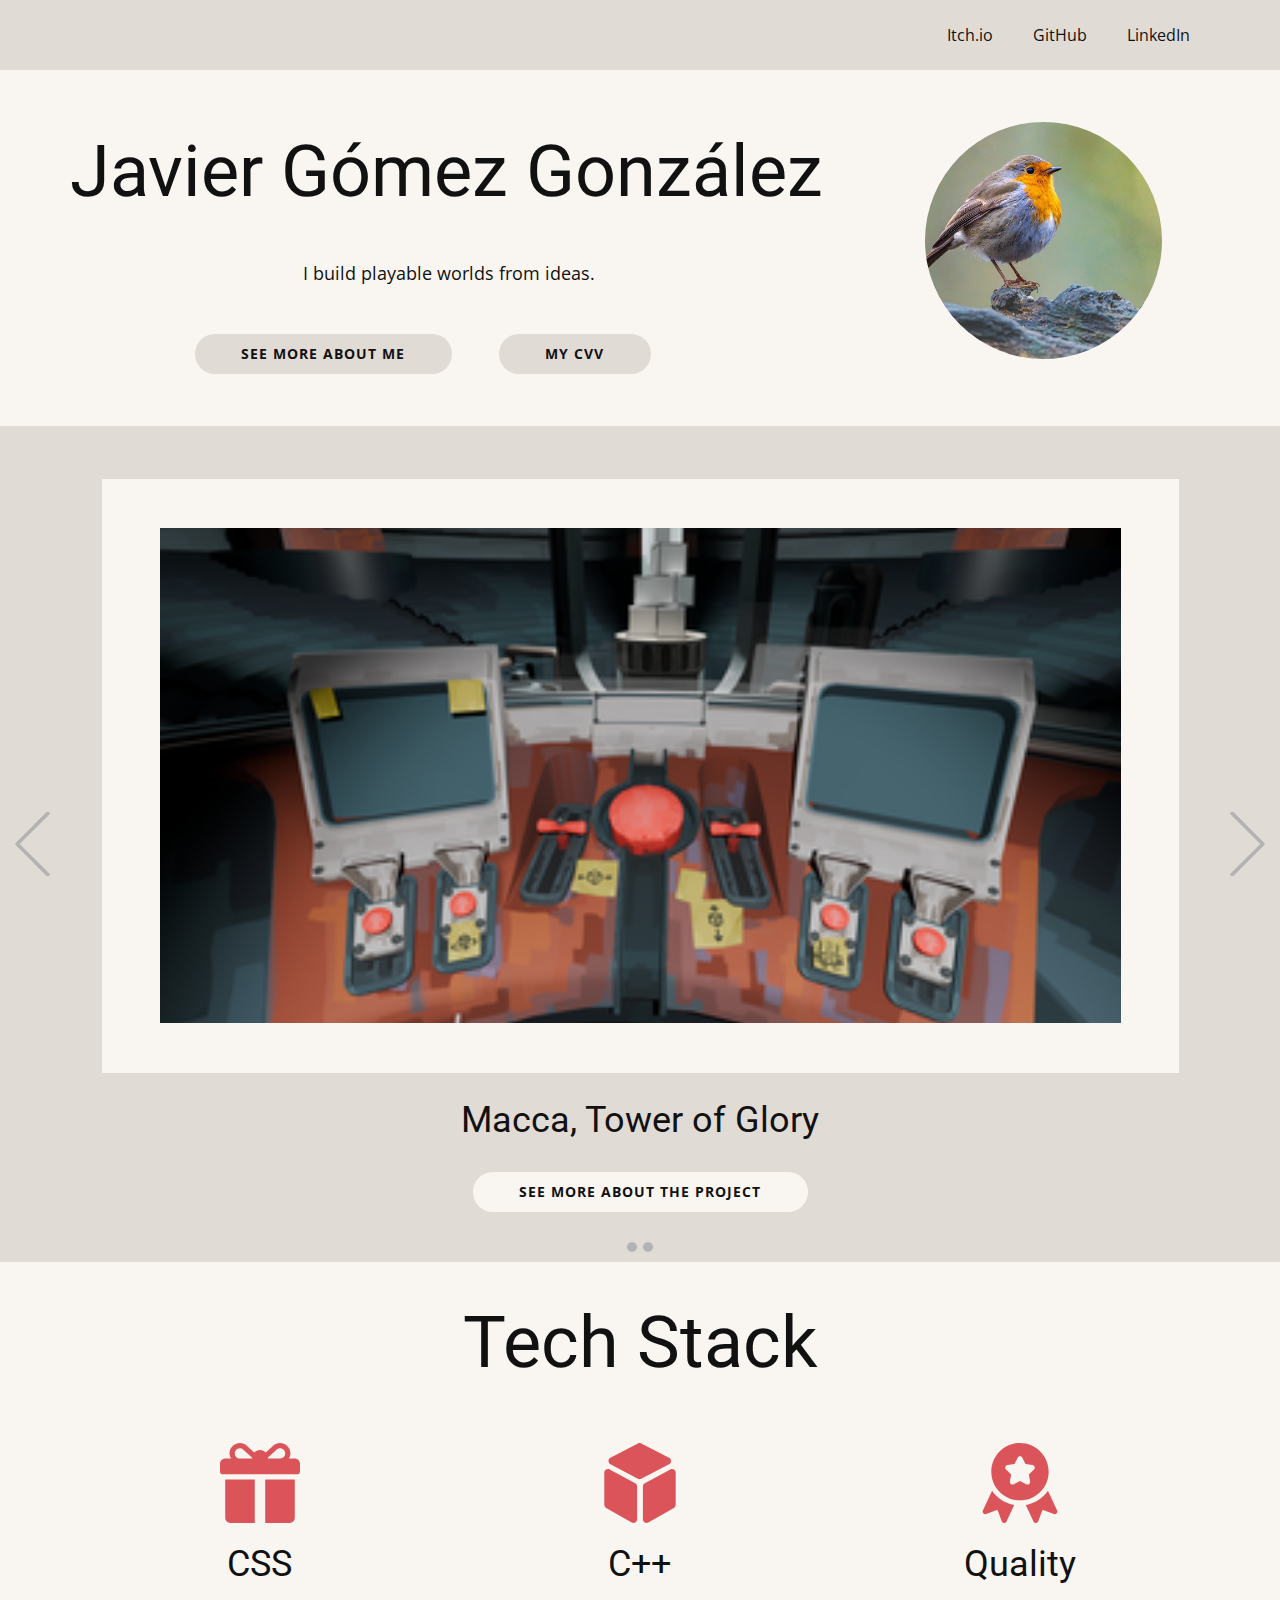
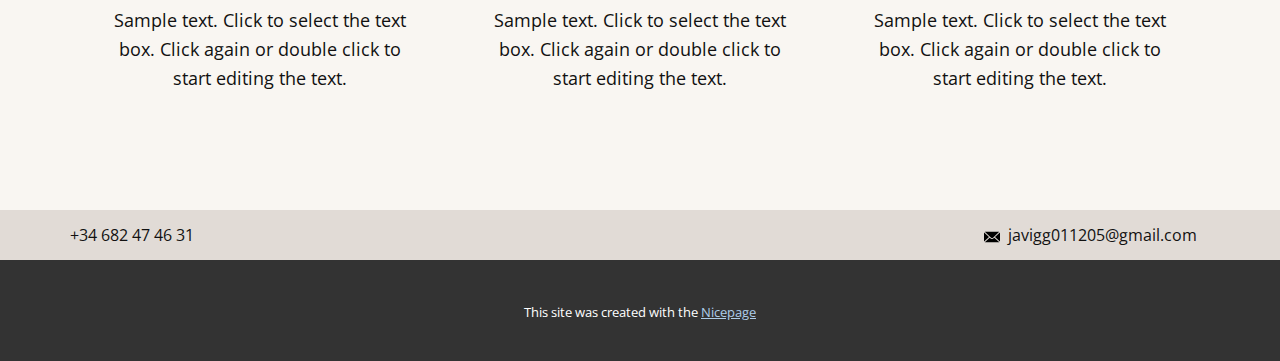
<file: index.html>
<!DOCTYPE html>
<html style="font-size: 16px;" lang="es"><head>
    <meta name="viewport" content="width=device-width, initial-scale=1.0">
    <meta charset="utf-8">
    <meta name="keywords" content="Javier Gómez González">
    <meta name="description" content="">
    <title>Welcome</title>
    <link rel="stylesheet" href="nicepage.css" media="screen">
<link rel="stylesheet" href="index.css" media="screen">
    <script class="u-script" type="text/javascript" src="jquery.js" defer=""></script>
    <script class="u-script" type="text/javascript" src="nicepage.js" defer=""></script>
    <meta name="generator" content="Nicepage 7.4.4, nicepage.com">
    
    
    
    
    
    <link id="u-theme-google-font" rel="stylesheet" href="https://fonts.googleapis.com/css?family=Roboto:100,100i,300,300i,400,400i,500,500i,700,700i,900,900i|Open+Sans:300,300i,400,400i,500,500i,600,600i,700,700i,800,800i">
    <script type="application/ld+json">{
		"@context": "http://schema.org",
		"@type": "Organization",
		"name": ""
}</script>
    <meta name="theme-color" content="#478ac9">
    <meta property="og:title" content="Welcome">
    <meta property="og:type" content="website">
  <meta data-intl-tel-input-cdn-path="intlTelInput/"></head>
  <body data-home-page="Welcome.html" data-home-page-title="Welcome" data-path-to-root="./" data-include-products="false" class="u-body u-xl-mode" data-lang="es"><header class="u-clearfix u-custom-color-2 u-header" id="header" data-animation-name="" data-animation-duration="0" data-animation-delay="0" data-animation-direction=""><div class="u-clearfix u-sheet u-valign-middle u-sheet-1">
        <nav class="u-menu u-menu-one-level u-offcanvas u-menu-1">
          <div class="menu-collapse" style="font-size: 1rem; letter-spacing: 0px;">
            <a class="u-button-style u-custom-left-right-menu-spacing u-custom-padding-bottom u-custom-top-bottom-menu-spacing u-hamburger-link u-nav-link u-text-active-palette-1-base u-text-hover-palette-2-base" href="#">
              <svg class="u-svg-link" viewBox="0 0 24 24"><use xlink:href="#menu-hamburger"></use></svg>
              <svg class="u-svg-content" version="1.1" id="menu-hamburger" viewBox="0 0 16 16" x="0px" y="0px" xmlns:xlink="http://www.w3.org/1999/xlink" xmlns="http://www.w3.org/2000/svg"><g><rect y="1" width="16" height="2"></rect><rect y="7" width="16" height="2"></rect><rect y="13" width="16" height="2"></rect>
</g></svg>
            </a>
          </div>
          <div class="u-custom-menu u-nav-container">
            <ul class="u-nav u-unstyled u-nav-1"><li class="u-nav-item"><a class="u-button-style u-nav-link u-text-active-palette-1-base u-text-hover-palette-2-base" href="https://javiergg14.itch.io" style="padding: 10px 20px;">Itch.io</a>
</li><li class="u-nav-item"><a class="u-button-style u-nav-link u-text-active-palette-1-base u-text-hover-palette-2-base" href="https://github.com/javiergg14" style="padding: 10px 20px;">GitHub</a>
</li><li class="u-nav-item"><a class="u-button-style u-nav-link u-text-active-palette-1-base u-text-hover-palette-2-base" href="https://www.linkedin.com/in/javier-g%C3%B3mez-gonz%C3%A1lez-98b409303" style="padding: 10px 20px;">LinkedIn</a>
</li></ul>
          </div>
          <div class="u-custom-menu u-nav-container-collapse">
            <div class="u-black u-container-style u-inner-container-layout u-opacity u-opacity-95 u-sidenav">
              <div class="u-inner-container-layout u-sidenav-overflow">
                <div class="u-menu-close"></div>
                <ul class="u-align-center u-nav u-popupmenu-items u-unstyled u-nav-2"><li class="u-nav-item"><a class="u-button-style u-nav-link" href="https://javiergg14.itch.io">Itch.io</a>
</li><li class="u-nav-item"><a class="u-button-style u-nav-link" href="https://github.com/javiergg14">GitHub</a>
</li><li class="u-nav-item"><a class="u-button-style u-nav-link" href="https://www.linkedin.com/in/javier-g%C3%B3mez-gonz%C3%A1lez-98b409303">LinkedIn</a>
</li></ul>
              </div>
            </div>
            <div class="u-black u-menu-overlay u-opacity u-opacity-70"></div>
          </div>
        </nav>
      </div></header>
    <section class="u-clearfix u-custom-color-1 u-section-1" id="block-5">
      <div class="u-clearfix u-sheet u-valign-middle-lg u-valign-middle-md u-valign-middle-sm u-valign-middle-xl u-sheet-1">
        <img class="u-image u-image-circle u-image-1" src="images/b31a550acf52128d8cfcd11baa33f2970a120c9e8e4c0c02373c68dbe94f077d9bffab9a659904cccb292a4a969cceb96524be026998d81622cd7d_1280.jpg" alt="" data-image-width="1280" data-image-height="853">
        <h1 class="u-align-center-xs u-text u-text-default-lg u-text-default-md u-text-default-sm u-text-default-xl u-text-1">Javier Gómez González</h1>
        <p class="u-text u-text-default u-text-2"> I build playable worlds from ideas.</p>
        <a href="About-me.html" data-page-id="673200512" class="u-btn u-btn-round u-button-style u-custom-color-2 u-hover-custom-color-2 u-radius u-btn-1" title="About me">See more about me </a>
        <a href="files/CVV.pdf" class="u-btn u-btn-round u-button-style u-custom-color-2 u-file-link u-hover-custom-color-2 u-radius u-btn-2" title="About me">MY CVV </a>
      </div>
    </section>
    <section class="u-carousel u-slide u-valign-middle u-block-ac3e-1" id="carousel-2cc8" data-interval="5000" data-u-ride="carousel">
      <ol class="u-absolute-hcenter u-carousel-indicators u-block-ac3e-2">
        <li data-u-target="#carousel-2cc8" class="u-active u-grey-30 u-shape-circle" style="width: 10px; height: 10px;" data-u-slide-to="0"></li>
        <li data-u-target="#carousel-2cc8" class="u-grey-30 u-shape-circle" style="width: 10px; height: 10px;" data-u-slide-to="1"></li>
      </ol>
      <div class="u-carousel-inner" role="listbox">
        <div class="u-active u-carousel-item u-clearfix u-custom-color-2 u-section-2-1">
          <div class="u-clearfix u-sheet u-sheet-1">
            <div class="u-container-style u-custom-color-1 u-expanded-width-xs u-group u-group-1">
              <div class="u-container-layout u-valign-middle-xs u-container-layout-1">
                <img class="u-expanded-width-xs u-image u-image-default u-image-1" src="images/t2yRNI.png" alt="" data-image-width="347" data-image-height="195">
              </div>
            </div>
            <h3 class="u-text u-text-default u-text-1">Macca, Tower of Glory</h3>
            <a href="https://github.com/javiergg14/Macca-TowersOfGlory" class="u-btn u-btn-round u-button-style u-custom-color-1 u-hover-custom-color-1 u-radius u-btn-1">See more about the project </a>
          </div>
        </div>
        <div class="u-carousel-item u-clearfix u-custom-color-2 u-section-2-2">
          <div class="u-clearfix u-sheet u-sheet-1">
            <div class="u-container-style u-custom-color-1 u-expanded-width-xs u-group u-group-1">
              <div class="u-container-layout u-container-layout-1">
                <img class="custom-expanded u-image u-image-default u-image-1" src="images/t2yRNI.png" alt="" data-image-width="347" data-image-height="195">
              </div>
            </div>
            <h3 class="u-text u-text-default u-text-1">NADAAAAA</h3>
            <a href="" class="u-btn u-btn-round u-button-style u-custom-color-1 u-hover-custom-color-1 u-radius u-btn-1">See more about the project </a>
          </div>
        </div>
      </div>
      <a class="u-absolute-vcenter u-carousel-control u-carousel-control-prev u-text-grey-30 u-block-ac3e-3" href="#carousel-2cc8" role="button" data-u-slide="prev">
        <span aria-hidden="true">
          <svg class="u-svg-link" viewBox="0 0 477.175 477.175"><path d="M145.188,238.575l215.5-215.5c5.3-5.3,5.3-13.8,0-19.1s-13.8-5.3-19.1,0l-225.1,225.1c-5.3,5.3-5.3,13.8,0,19.1l225.1,225
                    c2.6,2.6,6.1,4,9.5,4s6.9-1.3,9.5-4c5.3-5.3,5.3-13.8,0-19.1L145.188,238.575z"></path></svg>
        </span>
        <span class="sr-only">Previous</span>
      </a>
      <a class="u-absolute-vcenter u-carousel-control u-carousel-control-next u-text-grey-30 u-block-ac3e-4" href="#carousel-2cc8" role="button" data-u-slide="next">
        <span aria-hidden="true">
          <svg class="u-svg-link" viewBox="0 0 477.175 477.175"><path d="M360.731,229.075l-225.1-225.1c-5.3-5.3-13.8-5.3-19.1,0s-5.3,13.8,0,19.1l215.5,215.5l-215.5,215.5
                    c-5.3,5.3-5.3,13.8,0,19.1c2.6,2.6,6.1,4,9.5,4c3.4,0,6.9-1.3,9.5-4l225.1-225.1C365.931,242.875,365.931,234.275,360.731,229.075z"></path></svg>
        </span>
        <span class="sr-only">Siguiente</span>
      </a>
    </section>
    <section class="u-align-center u-clearfix u-container-align-center u-custom-color-1 u-section-3" id="block-7">
      <div class="u-align-left u-clearfix u-sheet u-valign-middle u-sheet-1">
        <h1 class="u-text u-text-default u-text-1">Tech Stack</h1>
        <div class="u-expanded-width u-list u-list-1">
          <div class="u-repeater u-repeater-1">
            <div class="u-container-style u-list-item u-repeater-item">
              <div class="u-container-layout u-similar-container u-container-layout-1">
                <span class="u-align-center u-icon u-icon-circle u-text-palette-2-base u-icon-1"><svg class="u-svg-link" preserveAspectRatio="xMidYMin slice" viewBox="0 0 512 512" style=""><use xlink:href="#svg-25cf"></use></svg><svg class="u-svg-content" viewBox="0 0 512 512" x="0px" y="0px" id="svg-25cf" style="enable-background:new 0 0 512 512;"><g><g><path d="M478.609,99.726H441.34c4.916-7.78,8.16-16.513,9.085-25.749C453.38,44.46,437.835,18,411.37,6.269    c-24.326-10.783-51.663-6.375-71.348,11.479l-47.06,42.65c-9.165-10.024-22.34-16.324-36.962-16.324    c-14.648,0-27.844,6.32-37.011,16.375l-47.12-42.706C152.152-0.111,124.826-4.502,100.511,6.275    C74.053,18.007,58.505,44.476,61.469,73.992c0.927,9.229,4.169,17.958,9.084,25.734H33.391C14.949,99.726,0,114.676,0,133.117    v50.087c0,9.22,7.475,16.696,16.696,16.696h478.609c9.22,0,16.696-7.475,16.696-16.696v-50.087    C512,114.676,497.051,99.726,478.609,99.726z M205.913,94.161v5.565H127.37c-20.752,0-37.084-19.346-31.901-40.952    c2.283-9.515,9.151-17.626,18.034-21.732c12.198-5.638,25.71-3.828,35.955,5.445l56.469,51.182    C205.924,93.834,205.913,93.996,205.913,94.161z M417.294,69.544c-1.244,17.353-16.919,30.184-34.316,30.184h-76.891v-5.565    c0-0.197-0.012-0.392-0.014-0.589c12.792-11.596,40.543-36.748,55.594-50.391c8.554-7.753,20.523-11.372,31.587-8.072    C409.131,39.847,418.455,53.349,417.294,69.544z"></path>
</g>
</g><g><g><path d="M33.391,233.291v244.87c0,18.442,14.949,33.391,33.391,33.391h155.826V233.291H33.391z"></path>
</g>
</g><g><g><path d="M289.391,233.291v278.261h155.826c18.442,0,33.391-14.949,33.391-33.391v-244.87H289.391z"></path>
</g>
</g></svg></span>
                <h3 class="u-align-center u-text u-text-default u-text-2">CSS</h3>
                <p class="u-align-center u-text u-text-3">Sample text. Click to select the text box. Click again or double click to start editing the text.</p>
              </div>
            </div>
            <div class="u-container-style u-list-item u-repeater-item">
              <div class="u-container-layout u-similar-container u-container-layout-2">
                <span class="u-align-center u-icon u-icon-circle u-text-palette-2-base u-icon-2"><svg class="u-svg-link" preserveAspectRatio="xMidYMin slice" viewBox="0 0 511.846 511.846" style=""><use xlink:href="#svg-b1ea"></use></svg><svg class="u-svg-content" viewBox="0 0 511.846 511.846" id="svg-b1ea"><g><path d="m225.336 258.021-163.44-88.824c-7.27-3.949-15.855-3.786-22.969.443-7.114 4.228-11.359 11.693-11.359 19.969v206.052c0 8.337 4.502 16.076 11.75 20.197l163.443 92.917c3.603 2.048 7.543 3.071 11.484 3.071 4.016 0 8.031-1.063 11.682-3.188 7.231-4.207 11.548-11.714 11.548-20.081v-210.143c0-8.521-4.65-16.343-12.139-20.413z"></path><path d="m454.621 115.6c-.011-8.7-4.817-16.591-12.54-20.594l-178.226-92.399c-6.748-3.5-14.791-3.474-21.514.065l-175.605 92.399c-7.646 4.025-12.402 11.892-12.413 20.533-.01 8.639 4.727 16.517 12.362 20.559l175.606 92.976c3.4 1.799 7.133 2.699 10.868 2.699 3.689 0 7.379-.878 10.745-2.635l178.23-92.974c7.714-4.024 12.499-11.929 12.487-20.629z"></path><path d="m472.919 169.64c-7.11-4.229-15.699-4.396-22.966-.444l-163.445 88.825c-7.487 4.07-12.137 11.891-12.137 20.412v210.143c0 8.367 4.317 15.874 11.548 20.081 3.651 2.125 7.665 3.187 11.682 3.187 3.94 0 7.882-1.023 11.484-3.07l163.444-92.917c7.248-4.121 11.749-11.86 11.749-20.197v-206.051c0-8.276-4.245-15.741-11.359-19.969z"></path>
</g></svg></span>
                <h3 class="u-align-center u-text u-text-default u-text-4"> C++</h3>
                <p class="u-align-center u-text u-text-5">Sample text. Click to select the text box. Click again or double click to start editing the text.</p>
              </div>
            </div>
            <div class="u-container-style u-list-item u-repeater-item">
              <div class="u-container-layout u-similar-container u-container-layout-3">
                <span class="u-align-center u-icon u-icon-circle u-text-palette-2-base u-icon-3"><svg class="u-svg-link" preserveAspectRatio="xMidYMin slice" viewBox="0 0 512 512" style=""><use xlink:href="#svg-fe14"></use></svg><svg class="u-svg-content" viewBox="0 0 512 512" x="0px" y="0px" id="svg-fe14" style="enable-background:new 0 0 512 512;"><g><g><path d="M493.563,431.87l-58.716-125.913c-32.421,47.207-83.042,80.822-141.639,91.015l49.152,105.401    c6.284,13.487,25.732,12.587,30.793-1.341l25.193-69.204l5.192-2.421l69.205,25.193    C486.63,459.696,499.839,445.304,493.563,431.87z"></path>
</g>
</g><g><g><path d="M256.001,0C154.815,0,72.485,82.325,72.485,183.516s82.331,183.516,183.516,183.516    c101.186,0,183.516-82.325,183.516-183.516S357.188,0,256.001,0z M345.295,170.032l-32.541,31.722l7.69,44.804    c2.351,13.679-12.062,23.956-24.211,17.585l-40.231-21.148l-40.231,21.147c-12.219,6.416-26.549-3.982-24.211-17.585l7.69-44.804    l-32.541-31.722c-9.89-9.642-4.401-26.473,9.245-28.456l44.977-6.533l20.116-40.753c6.087-12.376,23.819-12.387,29.913,0    l20.116,40.753l44.977,6.533C349.697,143.557,355.185,160.389,345.295,170.032z"></path>
</g>
</g><g><g><path d="M77.156,305.957L18.44,431.87c-6.305,13.497,7.023,27.81,20.821,22.727l69.204-25.193l5.192,2.421l25.193,69.205    c5.051,13.899,24.496,14.857,30.793,1.342l49.152-105.401C160.198,386.779,109.578,353.165,77.156,305.957z"></path>
</g>
</g></svg></span>
                <h3 class="u-align-center u-text u-text-default u-text-6"> Quality</h3>
                <p class="u-align-center u-text u-text-7">Sample text. Click to select the text box. Click again or double click to start editing the text.</p>
              </div>
            </div>
          </div>
        </div>
      </div>
    </section>
    
    
    
    <footer class="u-align-center u-clearfix u-container-align-center-lg u-container-align-center-md u-container-align-center-sm u-container-align-center-xl u-custom-color-2 u-footer u-footer" id="footer"><div class="u-clearfix u-sheet u-valign-middle-lg u-valign-middle-md u-valign-middle-sm u-valign-middle-xl u-sheet-1">
        <a href="mailto:info@site.com" class="u-active-none u-btn u-btn-rectangle u-button-style u-hover-none u-none u-text-body-color u-btn-1">
          <span class="u-icon u-text-black"><svg class="u-svg-content" viewBox="0 0 24 16" x="0px" y="0px" style="width: 1em; height: 1em;"><path fill="currentColor" d="M23.8,1.1l-7.3,6.8l7.3,6.8c0.1-0.2,0.2-0.6,0.2-0.9V2C24,1.7,23.9,1.4,23.8,1.1z M21.8,0H2.2
	c-0.4,0-0.7,0.1-1,0.2L10.6,9c0.8,0.8,2.2,0.8,3,0l9.2-8.7C22.6,0.1,22.2,0,21.8,0z M0.2,1.1C0.1,1.4,0,1.7,0,2V14
	c0,0.3,0.1,0.6,0.2,0.9l7.3-6.8L0.2,1.1z M15.5,9l-1.1,1c-1.3,1.2-3.6,1.2-4.9,0l-1-1l-7.3,6.8c0.2,0.1,0.6,0.2,1,0.2H22
	c0.4,0,0.6-0.1,1-0.2L15.5,9z"></path></svg></span>&nbsp; javigg011205@gmail.com
        </a>
        <a href="" class="u-active-none u-btn u-btn-rectangle u-button-style u-hover-none u-none u-btn-2">+34 682 47 46 31 </a>
      </div></footer>
    <section class="u-backlink u-clearfix u-grey-80">
      <p class="u-text">
        <span>This site was created with the </span>
        <a class="u-link" href="https://nicepage.com/" target="_blank" rel="nofollow">
          <span>Nicepage</span>
        </a>
      </p>
    </section>
  
</body></html>
</file>
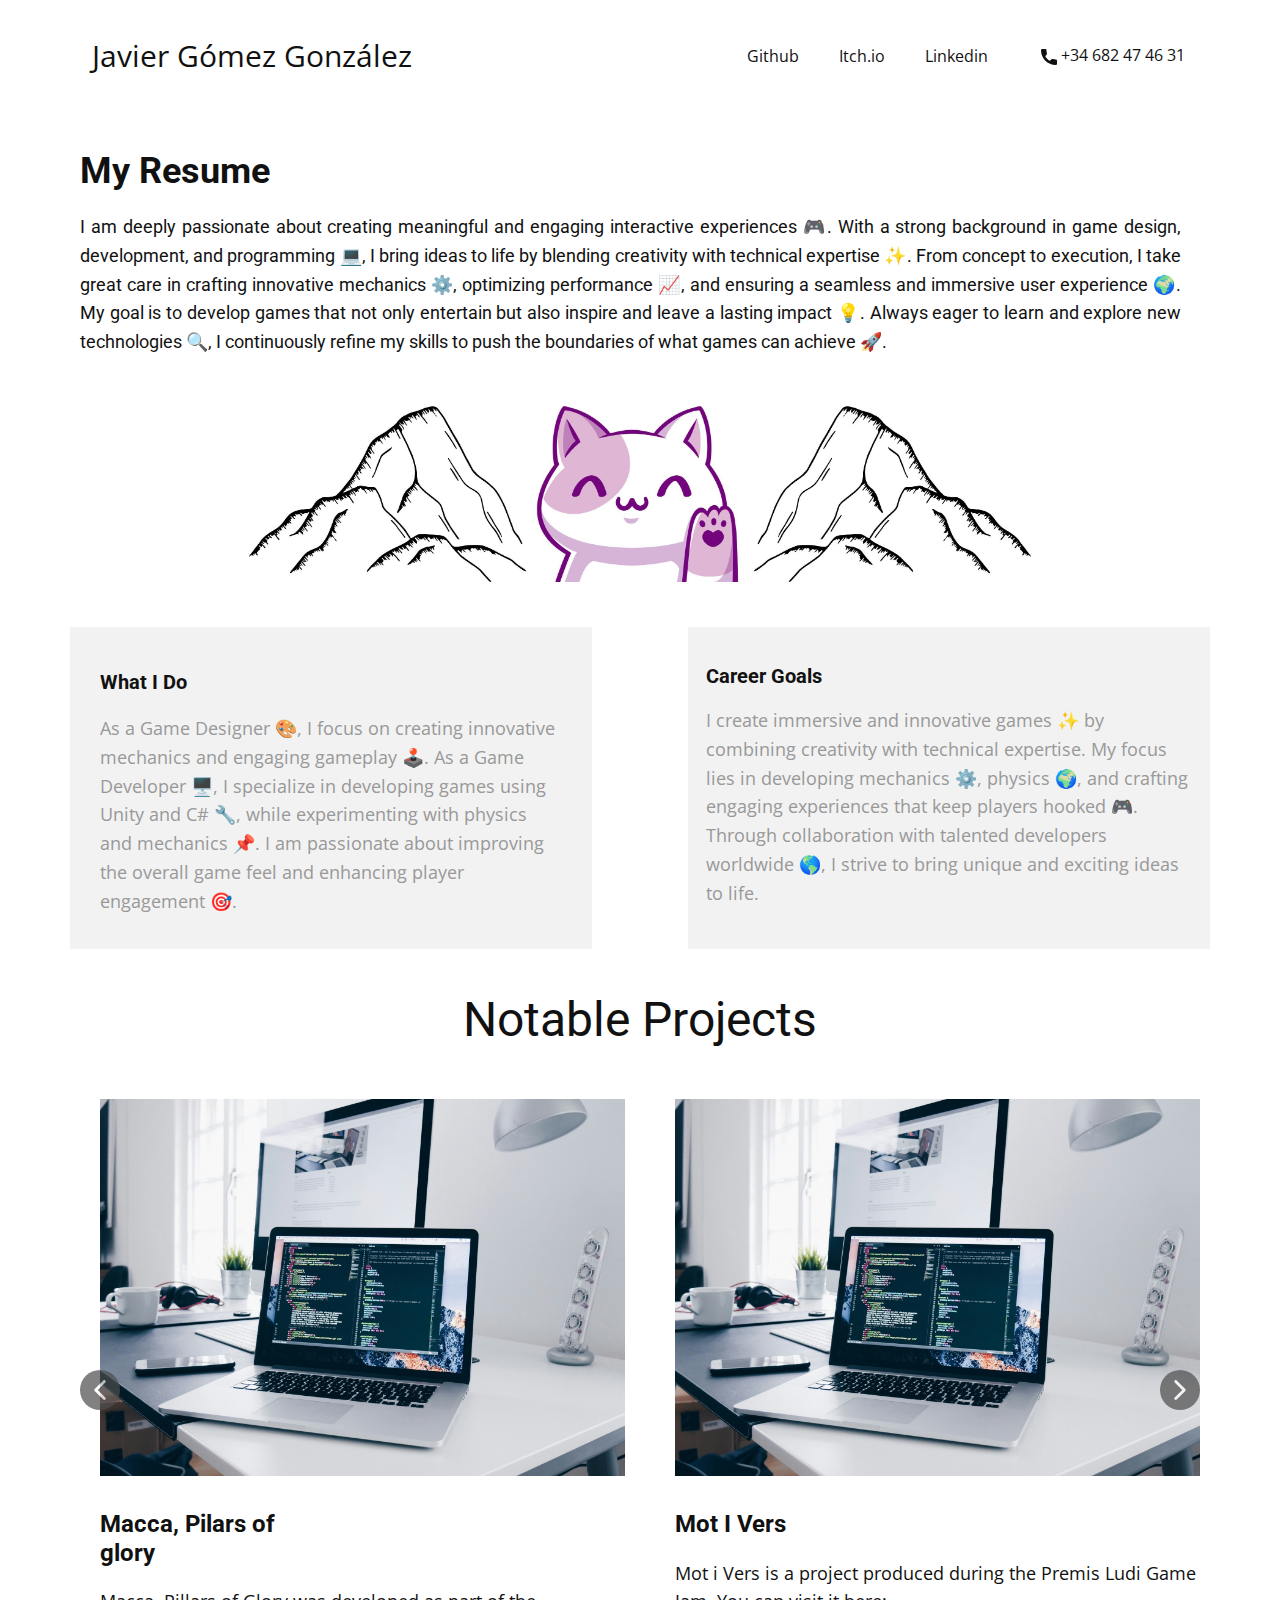
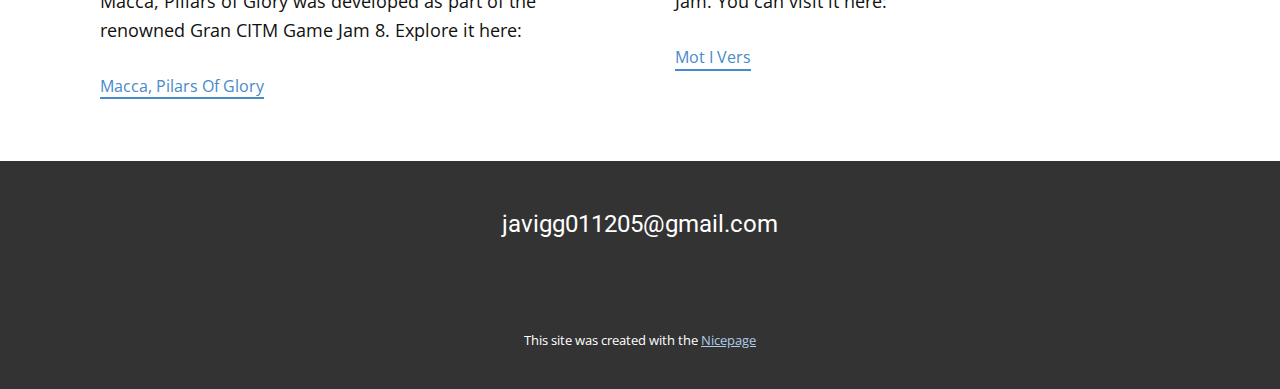
<file: Site1/index.html>
<!DOCTYPE html>
<html style="font-size: 16px;" lang="es"><head>
    <meta name="viewport" content="width=device-width, initial-scale=1.0">
    <meta charset="utf-8">
    <meta name="keywords" content="​Notable Projects">
    <meta name="description" content="">
    <title>Casa</title>
    <link rel="stylesheet" href="nicepage.css" media="screen">
<link rel="stylesheet" href="index.css" media="screen">
    <script class="u-script" type="text/javascript" src="jquery.js" defer=""></script>
    <script class="u-script" type="text/javascript" src="nicepage.js" defer=""></script>
    <meta name="generator" content="Nicepage 7.3.1, nicepage.com">
    
    
    
    
    <link id="u-theme-google-font" rel="stylesheet" href="https://fonts.googleapis.com/css?family=Roboto:100,100i,300,300i,400,400i,500,500i,700,700i,900,900i|Open+Sans:300,300i,400,400i,500,500i,600,600i,700,700i,800,800i">
    <script type="application/ld+json">{
		"@context": "http://schema.org",
		"@type": "Organization",
		"name": ""
}</script>
    <meta name="theme-color" content="#478ac9">
    <meta property="og:title" content="Casa">
    <meta property="og:type" content="website">
  <meta data-intl-tel-input-cdn-path="intlTelInput/"></head>
  <body data-home-page="Casa.html" data-home-page-title="Casa" data-path-to-root="./" data-include-products="false" class="u-body u-xl-mode" data-lang="es"><header class="u-clearfix u-header u-header" id="header"><div class="u-clearfix u-sheet u-valign-middle u-sheet-1">
        <p class="u-text u-text-default u-text-1">Javier Gómez González</p>
        <nav class="u-menu u-menu-one-level u-offcanvas u-menu-1">
          <div class="menu-collapse" style="font-size: 1rem; letter-spacing: 0px;">
            <a class="u-button-style u-custom-left-right-menu-spacing u-custom-padding-bottom u-custom-top-bottom-menu-spacing u-hamburger-link u-nav-link u-text-active-palette-1-base u-text-hover-palette-2-base" href="#">
              <svg class="u-svg-link" viewBox="0 0 24 24"><use xlink:href="#menu-hamburger"></use></svg>
              <svg class="u-svg-content" version="1.1" id="menu-hamburger" viewBox="0 0 16 16" x="0px" y="0px" xmlns:xlink="http://www.w3.org/1999/xlink" xmlns="http://www.w3.org/2000/svg"><g><rect y="1" width="16" height="2"></rect><rect y="7" width="16" height="2"></rect><rect y="13" width="16" height="2"></rect>
</g></svg>
            </a>
          </div>
          <div class="u-custom-menu u-nav-container">
            <ul class="u-nav u-unstyled u-nav-1"><li class="u-nav-item"><a class="u-button-style u-nav-link u-text-active-palette-1-base u-text-hover-palette-2-base" href="https://github.com/javiergg14" style="padding: 10px 20px;">Github</a>
</li><li class="u-nav-item"><a class="u-button-style u-nav-link u-text-active-palette-1-base u-text-hover-palette-2-base" href="https://javiergg14.itch.io" style="padding: 10px 20px;">Itch.io</a>
</li><li class="u-nav-item"><a class="u-button-style u-nav-link u-text-active-palette-1-base u-text-hover-palette-2-base" href="https://www.linkedin.com/in/javier-g%C3%B3mez-gonz%C3%A1lez-98b409303" style="padding: 10px 20px;">Linkedin</a>
</li></ul>
          </div>
          <div class="u-custom-menu u-nav-container-collapse">
            <div class="u-black u-container-style u-inner-container-layout u-opacity u-opacity-95 u-sidenav">
              <div class="u-inner-container-layout u-sidenav-overflow">
                <div class="u-menu-close"></div>
                <ul class="u-align-center u-nav u-popupmenu-items u-unstyled u-nav-2"><li class="u-nav-item"><a class="u-button-style u-nav-link" href="https://github.com/javiergg14">Github</a>
</li><li class="u-nav-item"><a class="u-button-style u-nav-link" href="https://javiergg14.itch.io">Itch.io</a>
</li><li class="u-nav-item"><a class="u-button-style u-nav-link" href="https://www.linkedin.com/in/javier-g%C3%B3mez-gonz%C3%A1lez-98b409303">Linkedin</a>
</li></ul>
              </div>
            </div>
            <div class="u-black u-menu-overlay u-opacity u-opacity-70"></div>
          </div>
        </nav>
        <a href="" class="u-active-none u-btn u-btn-rectangle u-button-style u-hover-none u-none u-btn-1">
          <span class="u-icon"><svg class="u-svg-content" viewBox="0 0 405.333 405.333" x="0px" y="0px" style="width: 1em; height: 1em;"><path d="M373.333,266.88c-25.003,0-49.493-3.904-72.704-11.563c-11.328-3.904-24.192-0.896-31.637,6.699l-46.016,34.752    c-52.8-28.181-86.592-61.952-114.389-114.368l33.813-44.928c8.512-8.512,11.563-20.971,7.915-32.64    C142.592,81.472,138.667,56.96,138.667,32c0-17.643-14.357-32-32-32H32C14.357,0,0,14.357,0,32    c0,205.845,167.488,373.333,373.333,373.333c17.643,0,32-14.357,32-32V298.88C405.333,281.237,390.976,266.88,373.333,266.88z"></path></svg></span>&nbsp;+34 682 47 46 31
        </a>
      </div></header>
    <section class="u-clearfix u-section-1" id="sec-fc45">
      <div class="u-clearfix u-sheet u-sheet-1">
        <div class="data-layout-selected u-clearfix u-expanded-width u-layout-wrap u-layout-wrap-1">
          <div class="u-layout">
            <div class="u-layout-row">
              <div class="u-container-style u-layout-cell u-size-59 u-layout-cell-1">
                <div class="u-container-layout u-valign-bottom u-container-layout-1">
                  <h3 class="u-text u-text-default u-text-1">My Resume</h3>
                  <p class="u-align-justify u-custom-font u-heading-font u-text u-text-default u-text-2"> I am deeply passionate about creating meaningful and engaging interactive experiences 🎮. With a strong background in game design, development, and programming 💻, I bring ideas to life by blending creativity with technical expertise ✨. From concept to execution, I take great care in crafting innovative mechanics ⚙️, optimizing performance 📈, and ensuring a seamless and immersive user experience 🌍. My goal is to develop games that not only entertain but also inspire and leave a lasting impact 💡. Always eager to learn and explore new technologies 🔍, I continuously refine my skills to push the boundaries of what games can achieve 🚀.</p>
                </div>
              </div>
              <div class="u-container-style u-layout-cell u-size-1 u-layout-cell-2">
                <div class="u-container-layout u-container-layout-2"></div>
              </div>
            </div>
          </div>
        </div>
        <img class="u-expanded-width u-image u-image-contain u-image-default u-image-1" src="images/Diseosinttulo.jpg" alt="" data-image-width="2560" data-image-height="609">
        <div class="custom-expanded u-list u-list-1">
          <div class="u-repeater u-repeater-1">
            <div class="u-container-style u-custom-item u-grey-5 u-list-item u-repeater-item u-shape-rectangle u-list-item-1">
              <div class="u-container-layout u-similar-container u-container-layout-3">
                <h6 class="u-text u-text-default u-text-3">What I Do</h6>
                <p class="u-text u-text-default u-text-grey-40 u-text-4"> As a Game Designer 🎨, I focus on creating innovative mechanics and engaging gameplay 🕹️. As a Game Developer 🖥️, I specialize in developing games using Unity and C# 🔧, while experimenting with physics and mechanics 📌. I am passionate about improving the overall game feel and enhancing player engagement 🎯.</p>
              </div>
            </div>
          </div>
        </div>
        <div class="custom-expanded u-list u-list-2">
          <div class="u-repeater u-repeater-2">
            <div class="u-container-style u-custom-item u-grey-5 u-list-item u-repeater-item u-shape-rectangle u-list-item-2">
              <div class="u-container-layout u-similar-container u-container-layout-4">
                <h6 class="u-text u-text-default u-text-5">Career Goals</h6>
                <p class="u-text u-text-grey-40 u-text-6"> I create immersive and innovative games ✨ by combining creativity with technical expertise. My focus lies in developing mechanics ⚙️, physics 🌍, and crafting engaging experiences that keep players hooked 🎮. Through collaboration with talented developers worldwide 🌎, I strive to bring unique and exciting ideas to life.</p>
              </div>
            </div>
          </div>
        </div>
      </div>
    </section>
    <section class="u-align-center u-clearfix u-section-2" id="block-1">
      <div class="u-clearfix u-sheet u-sheet-1">
        <h2 class="u-align-center u-text u-text-1"> Notable Projects</h2>
        <div class="u-expanded-width u-layout-horizontal u-list u-list-1">
          <div class="u-repeater u-repeater-1">
            <div class="u-container-align-left u-container-style u-list-item u-repeater-item">
              <div class="u-container-layout u-similar-container u-container-layout-1">
                <img class="u-image u-image-default u-image-1" src="images/christopher-gower-m_HRfLhgABo-unsplash.jpg" alt="" data-image-width="3882" data-image-height="2584">
                <h4 class="u-align-left u-text u-text-default u-text-2">Macca, Pilars of glory</h4>
                <p class="u-align-left u-text u-text-default u-text-3"> Macca, Pillars of Glory was developed as part of the renowned Gran CITM Game Jam 8. Explore it here:</p>
                <a href="https://github.com/javiergg14/Macca-Pilars-of-glory-" class="u-active-none u-border-2 u-border-no-left u-border-no-right u-border-no-top u-border-palette-1-base u-btn u-btn-rectangle u-button-style u-hover-none u-none u-btn-1">Macca, Pilars Of Glory</a>
              </div>
            </div>
            <div class="u-container-style u-list-item u-repeater-item">
              <div class="u-container-layout u-similar-container u-container-layout-2">
                <img class="u-image u-image-default u-image-2" src="images/christopher-gower-m_HRfLhgABo-unsplash.jpg" alt="" data-image-width="3882" data-image-height="2584">
                <h4 class="u-align-left u-text u-text-default u-text-4">Mot I Vers</h4>
                <p class="u-align-left u-text u-text-default u-text-5"> Mot i Vers is a project produced during the Premis Ludi Game Jam. You can visit it here:</p>
                <a href="https://github.com/javiergg14/MotIVers" class="u-active-none u-border-2 u-border-no-left u-border-no-right u-border-no-top u-border-palette-1-base u-btn u-btn-rectangle u-button-style u-hover-none u-none u-btn-2">Mot I Vers</a>
              </div>
            </div>
          </div>
          <a class="u-absolute-vcenter u-gallery-nav u-gallery-nav-prev u-grey-70 u-icon-circle u-opacity u-opacity-70 u-spacing-10 u-text-white u-gallery-nav-1" href="#" role="button">
            <span aria-hidden="true">
              <svg viewBox="0 0 451.847 451.847"><path d="M97.141,225.92c0-8.095,3.091-16.192,9.259-22.366L300.689,9.27c12.359-12.359,32.397-12.359,44.751,0
c12.354,12.354,12.354,32.388,0,44.748L173.525,225.92l171.903,171.909c12.354,12.354,12.354,32.391,0,44.744
c-12.354,12.365-32.386,12.365-44.745,0l-194.29-194.281C100.226,242.115,97.141,234.018,97.141,225.92z"></path></svg>
            </span>
            <span class="sr-only">
              <svg viewBox="0 0 451.847 451.847"><path d="M97.141,225.92c0-8.095,3.091-16.192,9.259-22.366L300.689,9.27c12.359-12.359,32.397-12.359,44.751,0
c12.354,12.354,12.354,32.388,0,44.748L173.525,225.92l171.903,171.909c12.354,12.354,12.354,32.391,0,44.744
c-12.354,12.365-32.386,12.365-44.745,0l-194.29-194.281C100.226,242.115,97.141,234.018,97.141,225.92z"></path></svg>
            </span>
          </a>
          <a class="u-absolute-vcenter u-gallery-nav u-gallery-nav-next u-grey-70 u-icon-circle u-opacity u-opacity-70 u-spacing-10 u-text-white u-gallery-nav-2" href="#" role="button">
            <span aria-hidden="true">
              <svg viewBox="0 0 451.846 451.847"><path d="M345.441,248.292L151.154,442.573c-12.359,12.365-32.397,12.365-44.75,0c-12.354-12.354-12.354-32.391,0-44.744
L278.318,225.92L106.409,54.017c-12.354-12.359-12.354-32.394,0-44.748c12.354-12.359,32.391-12.359,44.75,0l194.287,194.284
c6.177,6.18,9.262,14.271,9.262,22.366C354.708,234.018,351.617,242.115,345.441,248.292z"></path></svg>
            </span>
            <span class="sr-only">
              <svg viewBox="0 0 451.846 451.847"><path d="M345.441,248.292L151.154,442.573c-12.359,12.365-32.397,12.365-44.75,0c-12.354-12.354-12.354-32.391,0-44.744
L278.318,225.92L106.409,54.017c-12.354-12.359-12.354-32.394,0-44.748c12.354-12.359,32.391-12.359,44.75,0l194.287,194.284
c6.177,6.18,9.262,14.271,9.262,22.366C354.708,234.018,351.617,242.115,345.441,248.292z"></path></svg>
            </span>
          </a>
        </div>
      </div>
    </section>
    
    
    
    <footer class="u-align-center u-clearfix u-container-align-center u-footer u-grey-80 u-footer" id="footer"><div class="u-clearfix u-sheet u-valign-middle u-sheet-1">
        <h4 class="u-text u-text-1">javigg011205@gmail.com</h4>
      </div></footer>
    <section class="u-backlink u-clearfix u-grey-80">
      <p class="u-text">
        <span>This site was created with the </span>
        <a class="u-link" href="https://nicepage.com/" target="_blank" rel="nofollow">
          <span>Nicepage</span>
        </a>
      </p>
    </section>
  
</body></html>
</file>
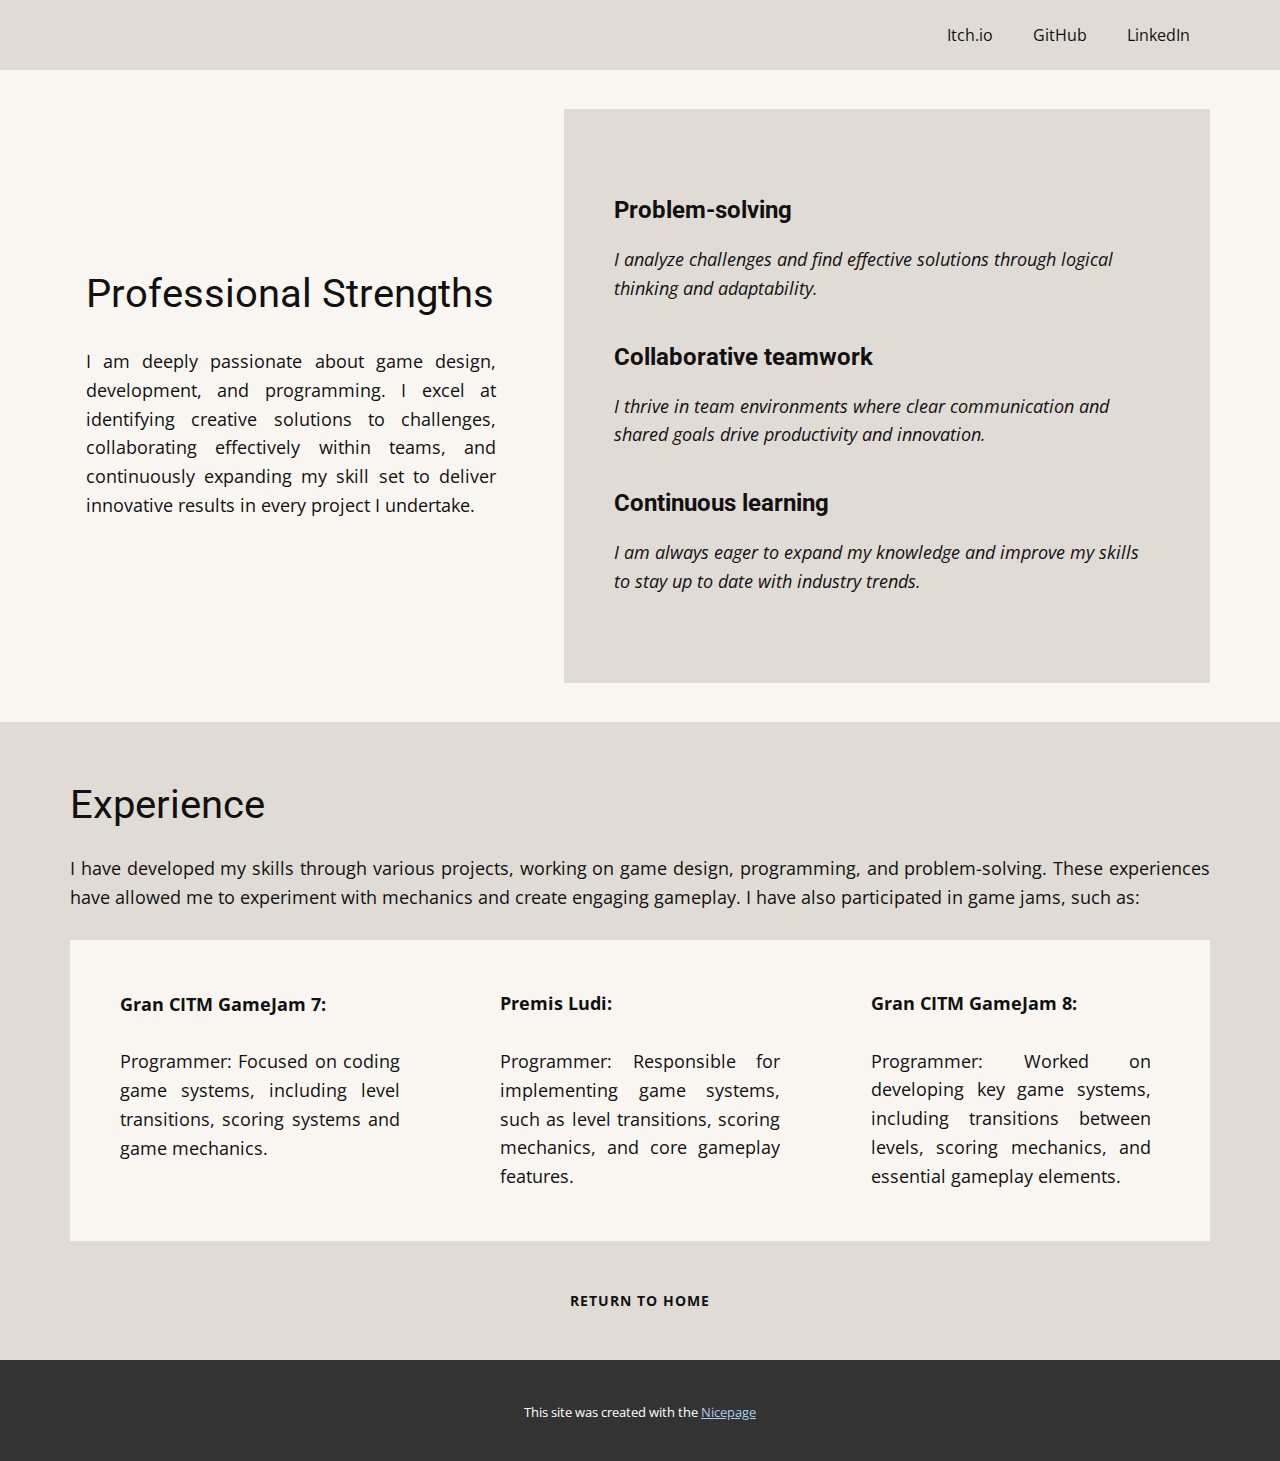
<file: About-me.html>
<!DOCTYPE html>
<html style="font-size: 16px;" lang="es"><head>
    <meta name="viewport" content="width=device-width, initial-scale=1.0">
    <meta charset="utf-8">
    <meta name="keywords" content="About Me">
    <meta name="description" content="">
    <title>About me</title>
    <link rel="stylesheet" href="nicepage.css" media="screen">
<link rel="stylesheet" href="About-me.css" media="screen">
    <script class="u-script" type="text/javascript" src="jquery.js" defer=""></script>
    <script class="u-script" type="text/javascript" src="nicepage.js" defer=""></script>
    <meta name="generator" content="Nicepage 7.4.4, nicepage.com">
    
    
    
    
    <link id="u-theme-google-font" rel="stylesheet" href="https://fonts.googleapis.com/css?family=Roboto:100,100i,300,300i,400,400i,500,500i,700,700i,900,900i|Open+Sans:300,300i,400,400i,500,500i,600,600i,700,700i,800,800i">
    <script type="application/ld+json">{
		"@context": "http://schema.org",
		"@type": "Organization",
		"name": ""
}</script>
    <meta name="theme-color" content="#478ac9">
    <meta property="og:title" content="About me">
    <meta property="og:type" content="website">
  <meta data-intl-tel-input-cdn-path="intlTelInput/"></head>
  <body data-path-to-root="./" data-include-products="false" class="u-body u-xl-mode" data-lang="es"><header class="u-clearfix u-custom-color-2 u-header" id="header" data-animation-name="" data-animation-duration="0" data-animation-delay="0" data-animation-direction=""><div class="u-clearfix u-sheet u-valign-middle u-sheet-1">
        <nav class="u-menu u-menu-one-level u-offcanvas u-menu-1">
          <div class="menu-collapse" style="font-size: 1rem; letter-spacing: 0px;">
            <a class="u-button-style u-custom-left-right-menu-spacing u-custom-padding-bottom u-custom-top-bottom-menu-spacing u-hamburger-link u-nav-link u-text-active-palette-1-base u-text-hover-palette-2-base" href="#">
              <svg class="u-svg-link" viewBox="0 0 24 24"><use xlink:href="#menu-hamburger"></use></svg>
              <svg class="u-svg-content" version="1.1" id="menu-hamburger" viewBox="0 0 16 16" x="0px" y="0px" xmlns:xlink="http://www.w3.org/1999/xlink" xmlns="http://www.w3.org/2000/svg"><g><rect y="1" width="16" height="2"></rect><rect y="7" width="16" height="2"></rect><rect y="13" width="16" height="2"></rect>
</g></svg>
            </a>
          </div>
          <div class="u-custom-menu u-nav-container">
            <ul class="u-nav u-unstyled u-nav-1"><li class="u-nav-item"><a class="u-button-style u-nav-link u-text-active-palette-1-base u-text-hover-palette-2-base" href="https://javiergg14.itch.io" style="padding: 10px 20px;">Itch.io</a>
</li><li class="u-nav-item"><a class="u-button-style u-nav-link u-text-active-palette-1-base u-text-hover-palette-2-base" href="https://github.com/javiergg14" style="padding: 10px 20px;">GitHub</a>
</li><li class="u-nav-item"><a class="u-button-style u-nav-link u-text-active-palette-1-base u-text-hover-palette-2-base" href="https://www.linkedin.com/in/javier-g%C3%B3mez-gonz%C3%A1lez-98b409303" style="padding: 10px 20px;">LinkedIn</a>
</li></ul>
          </div>
          <div class="u-custom-menu u-nav-container-collapse">
            <div class="u-black u-container-style u-inner-container-layout u-opacity u-opacity-95 u-sidenav">
              <div class="u-inner-container-layout u-sidenav-overflow">
                <div class="u-menu-close"></div>
                <ul class="u-align-center u-nav u-popupmenu-items u-unstyled u-nav-2"><li class="u-nav-item"><a class="u-button-style u-nav-link" href="https://javiergg14.itch.io">Itch.io</a>
</li><li class="u-nav-item"><a class="u-button-style u-nav-link" href="https://github.com/javiergg14">GitHub</a>
</li><li class="u-nav-item"><a class="u-button-style u-nav-link" href="https://www.linkedin.com/in/javier-g%C3%B3mez-gonz%C3%A1lez-98b409303">LinkedIn</a>
</li></ul>
              </div>
            </div>
            <div class="u-black u-menu-overlay u-opacity u-opacity-70"></div>
          </div>
        </nav>
      </div></header>
    <section class="u-clearfix u-container-align-center u-custom-color-1 u-section-1" id="sec-e73f">
      <div class="u-clearfix u-sheet u-valign-middle u-sheet-1">
        <div class="data-layout-selected u-clearfix u-expanded-width u-layout-wrap u-layout-wrap-1">
          <div class="u-layout">
            <div class="u-layout-row">
              <div class="u-container-style u-layout-cell u-size-26-lg u-size-26-xl u-size-60-md u-size-60-sm u-size-60-xs u-layout-cell-1">
                <div class="u-container-layout u-container-layout-1">
                  <h2 class="u-align-left u-text u-text-1"> Professional Strengths</h2>
                  <p class="u-align-justify u-text u-text-2"> I am deeply passionate about game design, development, and programming. I excel at identifying creative solutions to challenges, collaborating effectively within teams, and continuously expanding my skill set to deliver innovative results in every project I undertake.</p>
                </div>
              </div>
              <div class="u-container-style u-custom-color-2 u-layout-cell u-shape-rectangle u-size-34-lg u-size-34-xl u-size-60-md u-size-60-sm u-size-60-xs u-layout-cell-2">
                <div class="u-container-layout u-valign-middle-lg u-valign-middle-xl u-container-layout-2">
                  <div class="u-expanded-width u-list u-list-1">
                    <div class="u-repeater u-repeater-1">
                      <div class="u-container-align-left u-container-style u-list-item u-repeater-item">
                        <div class="u-container-layout u-similar-container u-valign-top u-container-layout-3">
                          <h4 class="u-align-left u-text u-text-default u-text-3"> Problem-solving</h4>
                          <p class="u-align-left u-text u-text-4"> I analyze challenges and find effective solutions through logical thinking and adaptability.</p>
                        </div>
                      </div>
                      <div class="u-container-align-left u-container-style u-list-item u-repeater-item">
                        <div class="u-container-layout u-similar-container u-valign-top u-container-layout-4">
                          <h4 class="u-align-left u-text u-text-default u-text-5"> Collaborative teamwork</h4>
                          <p class="u-align-left u-text u-text-6"> I thrive in team environments where clear communication and shared goals drive productivity and innovation.</p>
                        </div>
                      </div>
                      <div class="u-container-align-left u-container-style u-list-item u-repeater-item">
                        <div class="u-container-layout u-similar-container u-valign-top u-container-layout-5">
                          <h4 class="u-align-left u-text u-text-default u-text-7"> Continuous learning</h4>
                          <p class="u-align-left u-text u-text-8"> I am always eager to expand my knowledge and improve my skills to stay up to date with industry trends.</p>
                        </div>
                      </div>
                    </div>
                  </div>
                </div>
              </div>
            </div>
          </div>
        </div>
      </div>
    </section>
    <section class="u-clearfix u-custom-color-2 u-section-2" id="block-2" data-animation-name="" data-animation-duration="0" data-animation-delay="0" data-animation-direction="">
      <div class="u-clearfix u-sheet u-sheet-1">
        <h1 class="u-text u-text-default u-text-1">Experience</h1>
        <p class="u-align-justify u-text u-text-2"> I have developed my skills through various projects, working on game design, programming, and problem-solving. These experiences have allowed me to experiment with mechanics and create engaging gameplay. I have also participated in game jams, such as:</p>
        <div class="u-container-style u-custom-color-1 u-expanded-width u-group u-group-1">
          <div class="u-container-layout u-valign-top-md u-valign-top-sm u-valign-top-xs u-container-layout-1">
            <p class="u-align-justify u-text u-text-3">Gran CITM GameJam 7:<br>
              <br>
              <span style="font-weight: 400;"></span>
              <span style="font-weight: 400;">Programmer: Focused on coding game systems, including level transitions, scoring systems and game mechanics.</span>
              <br>
            </p>
            <p class="u-align-justify u-text u-text-4">Premis Ludi:<br>
              <br>
              <span style="font-weight: 400;"></span>
              <span style="font-weight: 400;">
                <span style="font-weight: 400;"></span>Programmer: Responsible for implementing game systems, such as level transitions, scoring mechanics, and core gameplay features.
              </span>
              <br>
            </p>
            <p class="u-align-justify u-text u-text-5">Gran CITM GameJam 8:<br>
              <br>
              <span style="font-weight: 400;"></span>
              <span style="font-weight: 400;">Programmer: Worked on developing key game systems, including transitions between levels, scoring mechanics, and essential gameplay elements.</span>
              <br>
            </p>
          </div>
        </div>
        <a href="./" data-page-id="1758423216" class="u-btn u-btn-round u-button-style u-custom-color-2 u-hover-custom-color-2 u-radius u-btn-1" title="Welcome">Return to home </a>
      </div>
    </section>
    
    
    
    
    <section class="u-backlink u-clearfix u-grey-80">
      <p class="u-text">
        <span>This site was created with the </span>
        <a class="u-link" href="https://nicepage.com/" target="_blank" rel="nofollow">
          <span>Nicepage</span>
        </a>
      </p>
    </section>
  
</body></html>
</file>
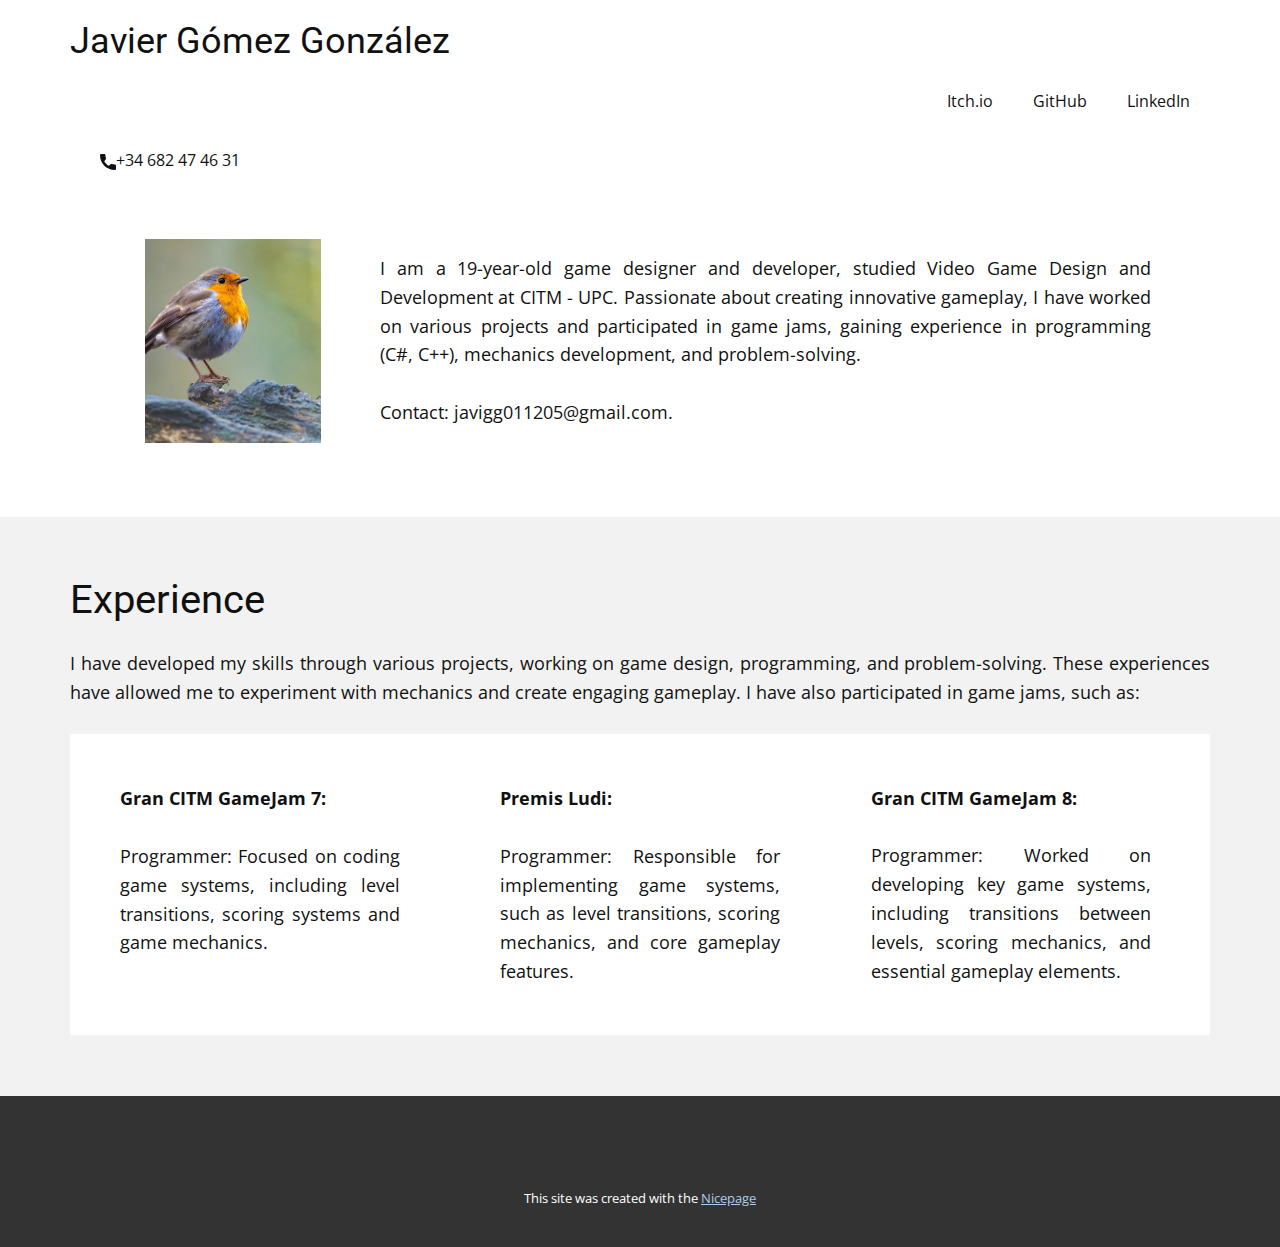
<file: Acerca-de.html>
<!DOCTYPE html>
<html style="font-size: 16px;" lang="es"><head>
    <meta name="viewport" content="width=device-width, initial-scale=1.0">
    <meta charset="utf-8">
    <meta name="keywords" content="About Me">
    <meta name="description" content="">
    <title>Acerca de</title>
    <link rel="stylesheet" href="nicepage.css" media="screen">
<link rel="stylesheet" href="Acerca-de.css" media="screen">
    <script class="u-script" type="text/javascript" src="jquery.js" defer=""></script>
    <script class="u-script" type="text/javascript" src="nicepage.js" defer=""></script>
    <meta name="generator" content="Nicepage 7.3.1, nicepage.com">
    
    
    
    
    <link id="u-theme-google-font" rel="stylesheet" href="https://fonts.googleapis.com/css?family=Roboto:100,100i,300,300i,400,400i,500,500i,700,700i,900,900i|Open+Sans:300,300i,400,400i,500,500i,600,600i,700,700i,800,800i">
    <script type="application/ld+json">{
		"@context": "http://schema.org",
		"@type": "Organization",
		"name": ""
}</script>
    <meta name="theme-color" content="#478ac9">
    <meta property="og:title" content="Acerca de">
    <meta property="og:type" content="website">
  <meta data-intl-tel-input-cdn-path="intlTelInput/"></head>
  <body data-path-to-root="./" data-include-products="false" class="u-body u-xl-mode" data-lang="es"><header class="u-clearfix u-header u-header" id="header"><div class="u-clearfix u-sheet u-sheet-1">
        <h3 class="u-text u-text-default u-text-1">Javier Gómez González</h3>
        <nav class="u-menu u-menu-one-level u-offcanvas u-menu-1">
          <div class="menu-collapse" style="font-size: 1rem; letter-spacing: 0px;">
            <a class="u-button-style u-custom-left-right-menu-spacing u-custom-padding-bottom u-custom-top-bottom-menu-spacing u-hamburger-link u-nav-link u-text-active-palette-1-base u-text-hover-palette-2-base" href="#">
              <svg class="u-svg-link" viewBox="0 0 24 24"><use xlink:href="#menu-hamburger"></use></svg>
              <svg class="u-svg-content" version="1.1" id="menu-hamburger" viewBox="0 0 16 16" x="0px" y="0px" xmlns:xlink="http://www.w3.org/1999/xlink" xmlns="http://www.w3.org/2000/svg"><g><rect y="1" width="16" height="2"></rect><rect y="7" width="16" height="2"></rect><rect y="13" width="16" height="2"></rect>
</g></svg>
            </a>
          </div>
          <div class="u-custom-menu u-nav-container">
            <ul class="u-nav u-unstyled u-nav-1"><li class="u-nav-item"><a class="u-button-style u-nav-link u-text-active-palette-1-base u-text-hover-palette-2-base" href="https://javiergg14.itch.io" style="padding: 10px 20px;">Itch.io</a>
</li><li class="u-nav-item"><a class="u-button-style u-nav-link u-text-active-palette-1-base u-text-hover-palette-2-base" href="https://github.com/javiergg14" style="padding: 10px 20px;">GitHub</a>
</li><li class="u-nav-item"><a class="u-button-style u-nav-link u-text-active-palette-1-base u-text-hover-palette-2-base" href="https://www.linkedin.com/in/javier-g%C3%B3mez-gonz%C3%A1lez-98b409303" style="padding: 10px 20px;">LinkedIn</a>
</li></ul>
          </div>
          <div class="u-custom-menu u-nav-container-collapse">
            <div class="u-black u-container-style u-inner-container-layout u-opacity u-opacity-95 u-sidenav">
              <div class="u-inner-container-layout u-sidenav-overflow">
                <div class="u-menu-close"></div>
                <ul class="u-align-center u-nav u-popupmenu-items u-unstyled u-nav-2"><li class="u-nav-item"><a class="u-button-style u-nav-link" href="https://javiergg14.itch.io">Itch.io</a>
</li><li class="u-nav-item"><a class="u-button-style u-nav-link" href="https://github.com/javiergg14">GitHub</a>
</li><li class="u-nav-item"><a class="u-button-style u-nav-link" href="https://www.linkedin.com/in/javier-g%C3%B3mez-gonz%C3%A1lez-98b409303">LinkedIn</a>
</li></ul>
              </div>
            </div>
            <div class="u-black u-menu-overlay u-opacity u-opacity-70"></div>
          </div>
        </nav>
        <a href="" class="u-active-none u-btn u-btn-rectangle u-button-style u-hover-none u-none u-btn-1">
          <span class="u-icon"><svg class="u-svg-content" viewBox="0 0 405.333 405.333" x="0px" y="0px" style="width: 1em; height: 1em;"><path d="M373.333,266.88c-25.003,0-49.493-3.904-72.704-11.563c-11.328-3.904-24.192-0.896-31.637,6.699l-46.016,34.752    c-52.8-28.181-86.592-61.952-114.389-114.368l33.813-44.928c8.512-8.512,11.563-20.971,7.915-32.64    C142.592,81.472,138.667,56.96,138.667,32c0-17.643-14.357-32-32-32H32C14.357,0,0,14.357,0,32    c0,205.845,167.488,373.333,373.333,373.333c17.643,0,32-14.357,32-32V298.88C405.333,281.237,390.976,266.88,373.333,266.88z"></path></svg></span>+34 682 47 46 31
        </a>
      </div></header>
    <section class="u-clearfix u-section-1" id="block-3">
      <div class="u-clearfix u-sheet u-valign-middle-md u-valign-middle-sm u-valign-middle-xs u-sheet-1">
        <img class="u-image u-image-default u-image-1" src="images/b31a550acf52128d8cfcd11baa33f2970a120c9e8e4c0c02373c68dbe94f077d9bffab9a659904cccb292a4a969cceb96524be026998d81622cd7d_1280.jpg" alt="" data-image-width="1280" data-image-height="853">
        <p class="u-align-justify u-text u-text-1"> I am a 19-year-old game designer and developer, studied Video Game Design and Development at CITM - UPC. Passionate about creating innovative gameplay, I have worked on various projects and participated in game jams, gaining experience in programming (C#, C++), mechanics development, and problem-solving.<br>
          <br>Contact: javigg011205@gmail.com.
        </p>
      </div>
    </section>
    <section class="u-clearfix u-grey-5 u-section-2" id="block-2" data-animation-name="" data-animation-duration="0" data-animation-delay="0" data-animation-direction="">
      <div class="u-clearfix u-sheet u-valign-middle-lg u-valign-middle-xl u-sheet-1">
        <h1 class="u-text u-text-default u-text-1">Experience</h1>
        <p class="u-align-justify u-text u-text-2"> I have developed my skills through various projects, working on game design, programming, and problem-solving. These experiences have allowed me to experiment with mechanics and create engaging gameplay. I have also participated in game jams, such as:</p>
        <div class="u-container-style u-expanded-width u-group u-white u-group-1">
          <div class="u-container-layout u-valign-top-md u-valign-top-sm u-valign-top-xs u-container-layout-1">
            <p class="u-align-justify u-text u-text-3">Gran CITM GameJam 7:<br>
              <br>
              <span style="font-weight: 400;"></span>
              <span style="font-weight: 400;">Programmer: Focused on coding game systems, including level transitions, scoring systems and game mechanics.</span>
              <br>
            </p>
            <p class="u-align-justify u-text u-text-4">Premis Ludi:<br>
              <br>
              <span style="font-weight: 400;"></span>
              <span style="font-weight: 400;">
                <span style="font-weight: 400;"></span>Programmer: Responsible for implementing game systems, such as level transitions, scoring mechanics, and core gameplay features.
              </span>
              <br>
            </p>
            <p class="u-align-justify u-text u-text-5">Gran CITM GameJam 8:<br>
              <br>
              <span style="font-weight: 400;"></span>
              <span style="font-weight: 400;">Programmer: Worked on developing key game systems, including transitions between levels, scoring mechanics, and essential gameplay elements.</span>
              <br>
            </p>
          </div>
        </div>
      </div>
    </section>
    
    
    
    <footer class="u-align-center u-clearfix u-container-align-center u-footer u-grey-80 u-footer" id="footer"><div class="u-clearfix u-sheet u-sheet-1"></div></footer>
    <section class="u-backlink u-clearfix u-grey-80">
      <p class="u-text">
        <span>This site was created with the </span>
        <a class="u-link" href="https://nicepage.com/" target="_blank" rel="nofollow">
          <span>Nicepage</span>
        </a>
      </p>
    </section>
  
</body></html>
</file>
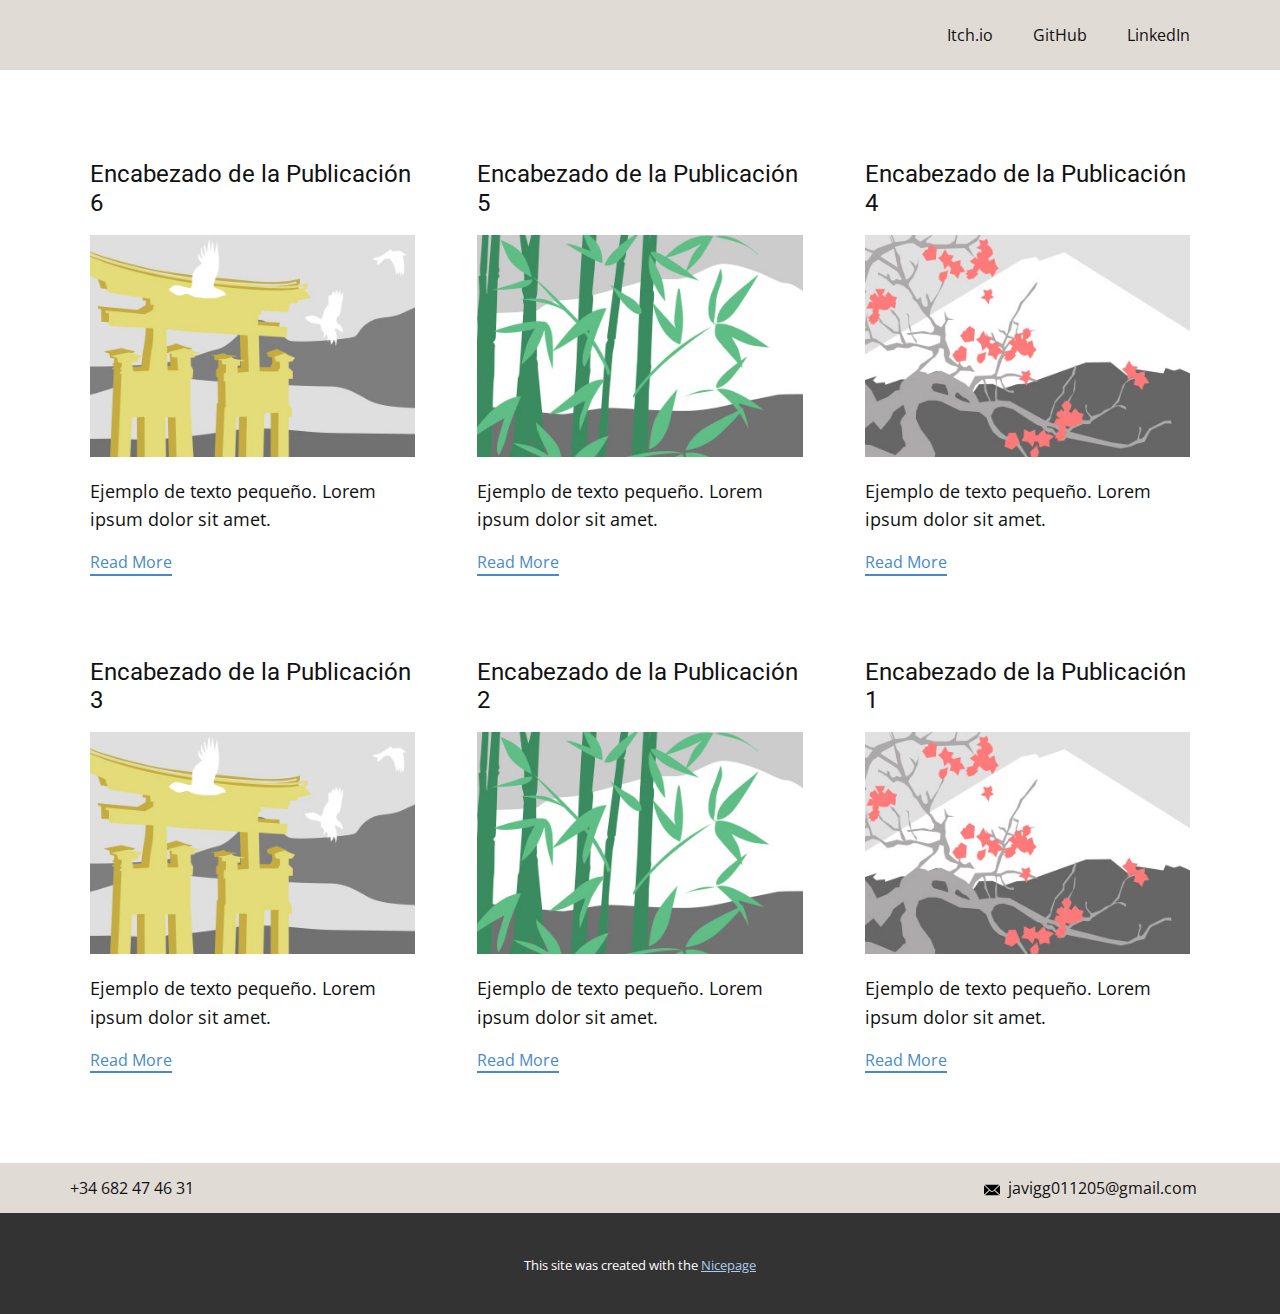
<file: blog/blog.html>
<!DOCTYPE html>
<html style="font-size: 16px;" lang="es"><head>
    <meta name="viewport" content="width=device-width, initial-scale=1.0">
    <meta charset="utf-8">
    <meta name="keywords" content="">
    <meta name="description" content="">
    <title>Blog</title>
    <link rel="stylesheet" href="../nicepage.css" media="screen">
<link rel="stylesheet" href="../Blog-Template.css" media="screen">
    <script class="u-script" type="text/javascript" src="../jquery.js" defer=""></script>
    <script class="u-script" type="text/javascript" src="../nicepage.js" defer=""></script>
    <meta name="generator" content="Nicepage 7.4.4, nicepage.com">
    
    
    
    <link id="u-theme-google-font" rel="stylesheet" href="https://fonts.googleapis.com/css?family=Roboto:100,100i,300,300i,400,400i,500,500i,700,700i,900,900i|Open+Sans:300,300i,400,400i,500,500i,600,600i,700,700i,800,800i">
    <script type="application/ld+json">{
		"@context": "http://schema.org",
		"@type": "Organization",
		"name": ""
}</script>
    <meta name="theme-color" content="#478ac9">
  <meta data-intl-tel-input-cdn-path="intlTelInput/"></head>
  <body data-path-to-root="../" data-include-products="false" class="u-body u-xl-mode" data-lang="es"><header class="u-clearfix u-custom-color-2 u-header" id="header" data-animation-name="" data-animation-duration="0" data-animation-delay="0" data-animation-direction=""><div class="u-clearfix u-sheet u-valign-middle u-sheet-1">
        <nav class="u-menu u-menu-one-level u-offcanvas u-menu-1">
          <div class="menu-collapse" style="font-size: 1rem; letter-spacing: 0px;">
            <a class="u-button-style u-custom-left-right-menu-spacing u-custom-padding-bottom u-custom-top-bottom-menu-spacing u-hamburger-link u-nav-link u-text-active-palette-1-base u-text-hover-palette-2-base" href="#">
              <svg class="u-svg-link" viewBox="0 0 24 24"><use xlink:href="#menu-hamburger"></use></svg>
              <svg class="u-svg-content" version="1.1" id="menu-hamburger" viewBox="0 0 16 16" x="0px" y="0px" xmlns:xlink="http://www.w3.org/1999/xlink" xmlns="http://www.w3.org/2000/svg"><g><rect y="1" width="16" height="2"></rect><rect y="7" width="16" height="2"></rect><rect y="13" width="16" height="2"></rect>
</g></svg>
            </a>
          </div>
          <div class="u-custom-menu u-nav-container">
            <ul class="u-nav u-unstyled u-nav-1"><li class="u-nav-item"><a class="u-button-style u-nav-link u-text-active-palette-1-base u-text-hover-palette-2-base" href="https://javiergg14.itch.io" style="padding: 10px 20px;">Itch.io</a>
</li><li class="u-nav-item"><a class="u-button-style u-nav-link u-text-active-palette-1-base u-text-hover-palette-2-base" href="https://github.com/javiergg14" style="padding: 10px 20px;">GitHub</a>
</li><li class="u-nav-item"><a class="u-button-style u-nav-link u-text-active-palette-1-base u-text-hover-palette-2-base" href="https://www.linkedin.com/in/javier-g%C3%B3mez-gonz%C3%A1lez-98b409303" style="padding: 10px 20px;">LinkedIn</a>
</li></ul>
          </div>
          <div class="u-custom-menu u-nav-container-collapse">
            <div class="u-black u-container-style u-inner-container-layout u-opacity u-opacity-95 u-sidenav">
              <div class="u-inner-container-layout u-sidenav-overflow">
                <div class="u-menu-close"></div>
                <ul class="u-align-center u-nav u-popupmenu-items u-unstyled u-nav-2"><li class="u-nav-item"><a class="u-button-style u-nav-link" href="https://javiergg14.itch.io">Itch.io</a>
</li><li class="u-nav-item"><a class="u-button-style u-nav-link" href="https://github.com/javiergg14">GitHub</a>
</li><li class="u-nav-item"><a class="u-button-style u-nav-link" href="https://www.linkedin.com/in/javier-g%C3%B3mez-gonz%C3%A1lez-98b409303">LinkedIn</a>
</li></ul>
              </div>
            </div>
            <div class="u-black u-menu-overlay u-opacity u-opacity-70"></div>
          </div>
        </nav>
      </div></header>
    <section class="u-clearfix u-section-1" id="block-1">
      <div class="u-clearfix u-sheet u-valign-middle u-sheet-1"><!--blog--><!--blog_options_json--><!--{"type":"Recent","source":"","tags":"","count":""}--><!--/blog_options_json-->
        <div class="u-blog u-expanded-width u-blog-1" data-blog-id="blog-1">
          <div class="u-list-control"></div>
          <div class="u-repeater u-repeater-1"><!--blog_post-->
            <div class="u-blog-post u-container-style u-repeater-item u-white u-repeater-item-1">
              <div class="u-container-layout u-similar-container u-valign-top u-container-layout-1"><!--blog_post_header-->
                <h4 class="u-blog-control u-text u-text-1">
                  <a class="u-post-header-link" href="../blog/enviar-5.html">Encabezado de la Publicación 6</a>
                </h4><!--/blog_post_header--><!--blog_post_image-->
                <a class="u-post-header-link" href="../blog/enviar-5.html"><img alt="" class="u-blog-control u-expanded-width u-image u-image-default u-image-1" src="../images/8ad73f3c.jpeg"></a><!--/blog_post_image--><!--blog_post_content-->
                <div class="u-blog-control u-post-content u-text u-text-2 fr-view">Ejemplo de texto pequeño. Lorem ipsum dolor sit amet.</div><!--/blog_post_content--><!--blog_post_readmore-->
                <a href="../blog/enviar-5.html" class="u-blog-control u-border-2 u-border-no-left u-border-no-right u-border-no-top u-border-palette-1-base u-btn u-btn-rectangle u-button-style u-none u-btn-1"><!--blog_post_readmore_content--><!--options_json--><!--{"content":"Read More","defaultValue":"Lee mas"}--><!--/options_json-->Read More<!--/blog_post_readmore_content--></a><!--/blog_post_readmore-->
              </div>
            </div><div class="u-blog-post u-container-style u-repeater-item u-video-cover u-white">
              <div class="u-container-layout u-similar-container u-valign-top u-container-layout-2"><!--blog_post_header-->
                <h4 class="u-blog-control u-text u-text-3">
                  <a class="u-post-header-link" href="../blog/enviar-4.html">Encabezado de la Publicación 5</a>
                </h4><!--/blog_post_header--><!--blog_post_image-->
                <a class="u-post-header-link" href="../blog/enviar-4.html"><img alt="" class="u-blog-control u-expanded-width u-image u-image-default u-image-2" src="../images/68f64b9d.jpeg"></a><!--/blog_post_image--><!--blog_post_content-->
                <div class="u-blog-control u-post-content u-text u-text-4 fr-view">Ejemplo de texto pequeño. Lorem ipsum dolor sit amet.</div><!--/blog_post_content--><!--blog_post_readmore-->
                <a href="../blog/enviar-4.html" class="u-blog-control u-border-2 u-border-no-left u-border-no-right u-border-no-top u-border-palette-1-base u-btn u-btn-rectangle u-button-style u-none u-btn-2"><!--blog_post_readmore_content--><!--options_json--><!--{"content":"Read More","defaultValue":"Lee mas"}--><!--/options_json-->Read More<!--/blog_post_readmore_content--></a><!--/blog_post_readmore-->
              </div>
            </div><div class="u-blog-post u-container-style u-repeater-item u-video-cover u-white">
              <div class="u-container-layout u-similar-container u-valign-top u-container-layout-3"><!--blog_post_header-->
                <h4 class="u-blog-control u-text u-text-5">
                  <a class="u-post-header-link" href="../blog/enviar-3.html">Encabezado de la Publicación 4</a>
                </h4><!--/blog_post_header--><!--blog_post_image-->
                <a class="u-post-header-link" href="../blog/enviar-3.html"><img alt="" class="u-blog-control u-expanded-width u-image u-image-default u-image-3" src="../images/0fd3416c.jpeg"></a><!--/blog_post_image--><!--blog_post_content-->
                <div class="u-blog-control u-post-content u-text u-text-6 fr-view">Ejemplo de texto pequeño. Lorem ipsum dolor sit amet.</div><!--/blog_post_content--><!--blog_post_readmore-->
                <a href="../blog/enviar-3.html" class="u-blog-control u-border-2 u-border-no-left u-border-no-right u-border-no-top u-border-palette-1-base u-btn u-btn-rectangle u-button-style u-none u-btn-3"><!--blog_post_readmore_content--><!--options_json--><!--{"content":"Read More","defaultValue":"Lee mas"}--><!--/options_json-->Read More<!--/blog_post_readmore_content--></a><!--/blog_post_readmore-->
              </div>
            </div><div class="u-blog-post u-container-style u-repeater-item u-white u-repeater-item-1">
              <div class="u-container-layout u-similar-container u-valign-top u-container-layout-1"><!--blog_post_header-->
                <h4 class="u-blog-control u-text u-text-1">
                  <a class="u-post-header-link" href="../blog/enviar-2.html">Encabezado de la Publicación 3</a>
                </h4><!--/blog_post_header--><!--blog_post_image-->
                <a class="u-post-header-link" href="../blog/enviar-2.html"><img alt="" class="u-blog-control u-expanded-width u-image u-image-default u-image-1" src="../images/8ad73f3c.jpeg"></a><!--/blog_post_image--><!--blog_post_content-->
                <div class="u-blog-control u-post-content u-text u-text-2 fr-view">Ejemplo de texto pequeño. Lorem ipsum dolor sit amet.</div><!--/blog_post_content--><!--blog_post_readmore-->
                <a href="../blog/enviar-2.html" class="u-blog-control u-border-2 u-border-no-left u-border-no-right u-border-no-top u-border-palette-1-base u-btn u-btn-rectangle u-button-style u-none u-btn-1"><!--blog_post_readmore_content--><!--options_json--><!--{"content":"Read More","defaultValue":"Lee mas"}--><!--/options_json-->Read More<!--/blog_post_readmore_content--></a><!--/blog_post_readmore-->
              </div>
            </div><div class="u-blog-post u-container-style u-repeater-item u-video-cover u-white">
              <div class="u-container-layout u-similar-container u-valign-top u-container-layout-2"><!--blog_post_header-->
                <h4 class="u-blog-control u-text u-text-3">
                  <a class="u-post-header-link" href="../blog/enviar-1.html">Encabezado de la Publicación 2</a>
                </h4><!--/blog_post_header--><!--blog_post_image-->
                <a class="u-post-header-link" href="../blog/enviar-1.html"><img alt="" class="u-blog-control u-expanded-width u-image u-image-default u-image-2" src="../images/68f64b9d.jpeg"></a><!--/blog_post_image--><!--blog_post_content-->
                <div class="u-blog-control u-post-content u-text u-text-4 fr-view">Ejemplo de texto pequeño. Lorem ipsum dolor sit amet.</div><!--/blog_post_content--><!--blog_post_readmore-->
                <a href="../blog/enviar-1.html" class="u-blog-control u-border-2 u-border-no-left u-border-no-right u-border-no-top u-border-palette-1-base u-btn u-btn-rectangle u-button-style u-none u-btn-2"><!--blog_post_readmore_content--><!--options_json--><!--{"content":"Read More","defaultValue":"Lee mas"}--><!--/options_json-->Read More<!--/blog_post_readmore_content--></a><!--/blog_post_readmore-->
              </div>
            </div><div class="u-blog-post u-container-style u-repeater-item u-video-cover u-white">
              <div class="u-container-layout u-similar-container u-valign-top u-container-layout-3"><!--blog_post_header-->
                <h4 class="u-blog-control u-text u-text-5">
                  <a class="u-post-header-link" href="../blog/enviar.html">Encabezado de la Publicación 1</a>
                </h4><!--/blog_post_header--><!--blog_post_image-->
                <a class="u-post-header-link" href="../blog/enviar.html"><img alt="" class="u-blog-control u-expanded-width u-image u-image-default u-image-3" src="../images/0fd3416c.jpeg"></a><!--/blog_post_image--><!--blog_post_content-->
                <div class="u-blog-control u-post-content u-text u-text-6 fr-view">Ejemplo de texto pequeño. Lorem ipsum dolor sit amet.</div><!--/blog_post_content--><!--blog_post_readmore-->
                <a href="../blog/enviar.html" class="u-blog-control u-border-2 u-border-no-left u-border-no-right u-border-no-top u-border-palette-1-base u-btn u-btn-rectangle u-button-style u-none u-btn-3"><!--blog_post_readmore_content--><!--options_json--><!--{"content":"Read More","defaultValue":"Lee mas"}--><!--/options_json-->Read More<!--/blog_post_readmore_content--></a><!--/blog_post_readmore-->
              </div>
            </div><!--/blog_post--><!--blog_post-->
            <!--/blog_post--><!--blog_post-->
            <!--/blog_post-->
          </div>
          <div class="u-list-control"></div>
        </div><!--/blog-->
      </div>
    </section>
    
    
    
    <footer class="u-align-center u-clearfix u-container-align-center-lg u-container-align-center-md u-container-align-center-sm u-container-align-center-xl u-custom-color-2 u-footer u-footer" id="footer"><div class="u-clearfix u-sheet u-valign-middle-lg u-valign-middle-md u-valign-middle-sm u-valign-middle-xl u-sheet-1">
        <a href="../mailto:info@site.com" class="u-active-none u-btn u-btn-rectangle u-button-style u-hover-none u-none u-text-body-color u-btn-1">
          <span class="u-icon u-text-black"><svg class="u-svg-content" viewBox="0 0 24 16" x="0px" y="0px" style="width: 1em; height: 1em;"><path fill="currentColor" d="M23.8,1.1l-7.3,6.8l7.3,6.8c0.1-0.2,0.2-0.6,0.2-0.9V2C24,1.7,23.9,1.4,23.8,1.1z M21.8,0H2.2
	c-0.4,0-0.7,0.1-1,0.2L10.6,9c0.8,0.8,2.2,0.8,3,0l9.2-8.7C22.6,0.1,22.2,0,21.8,0z M0.2,1.1C0.1,1.4,0,1.7,0,2V14
	c0,0.3,0.1,0.6,0.2,0.9l7.3-6.8L0.2,1.1z M15.5,9l-1.1,1c-1.3,1.2-3.6,1.2-4.9,0l-1-1l-7.3,6.8c0.2,0.1,0.6,0.2,1,0.2H22
	c0.4,0,0.6-0.1,1-0.2L15.5,9z"></path></svg></span>&nbsp; javigg011205@gmail.com
        </a>
        <a href="" class="u-active-none u-btn u-btn-rectangle u-button-style u-hover-none u-none u-btn-2">+34 682 47 46 31 </a>
      </div></footer>
    <section class="u-backlink u-clearfix u-grey-80">
      <p class="u-text">
        <span>This site was created with the </span>
        <a class="u-link" href="https://nicepage.com/" target="_blank" rel="nofollow">
          <span>Nicepage</span>
        </a>
      </p>
    </section>
  
</body></html>
</file>
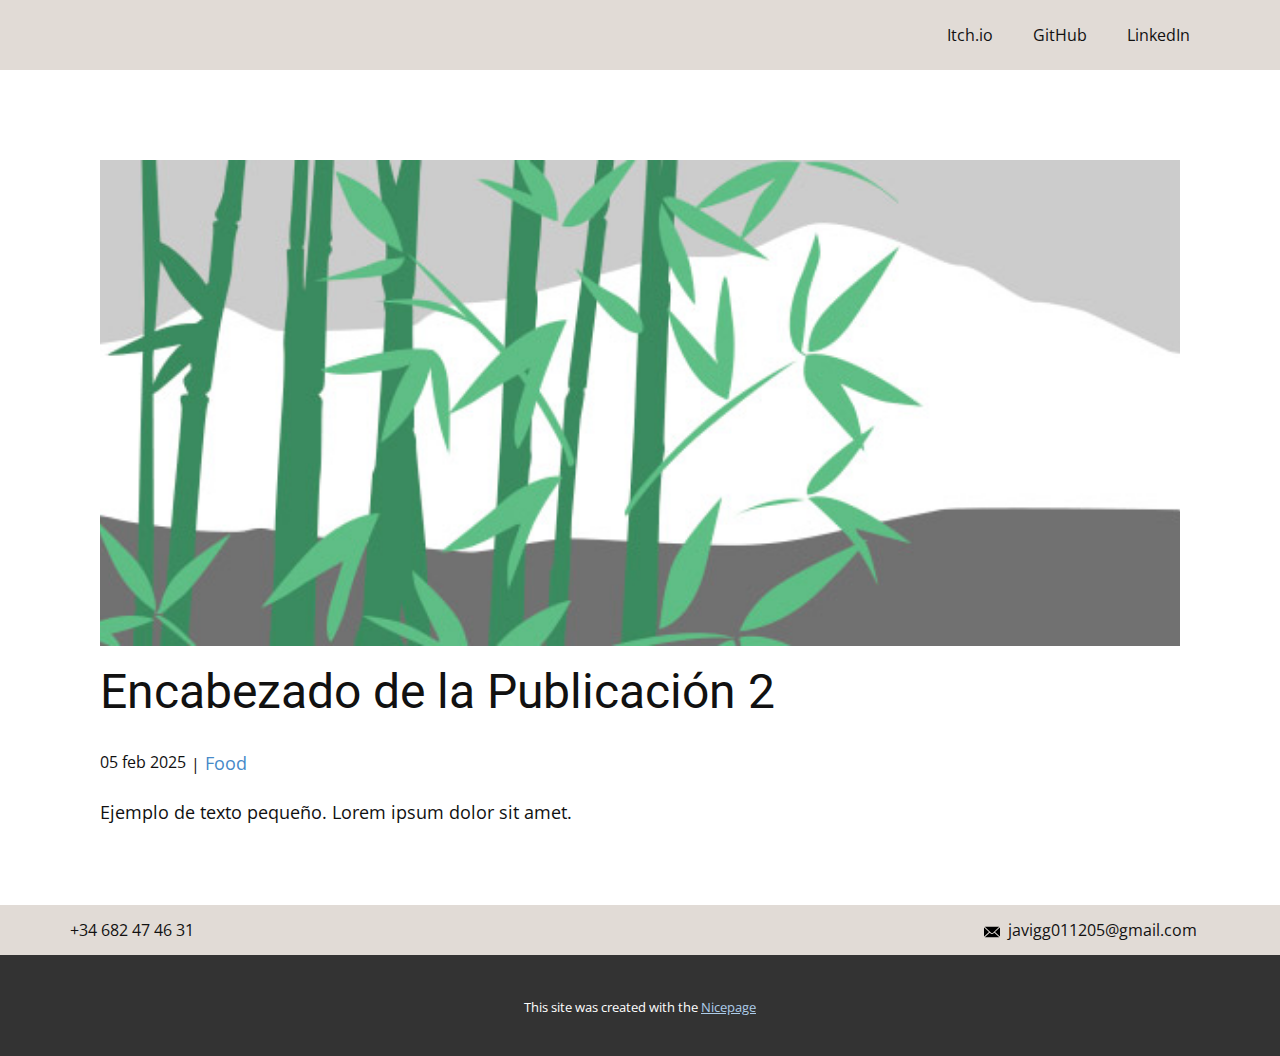
<file: blog/enviar-1.html>
<!DOCTYPE html>
<html style="font-size: 16px;" lang="es"><head>
    <meta name="viewport" content="width=device-width, initial-scale=1.0">
    <meta charset="utf-8">
    <meta name="keywords" content="Encabezado de la Publicación 1">
    <meta name="description" content="">
    <title>Encabezado de la Publicación 2</title>
    <link rel="stylesheet" href="../nicepage.css" media="screen">
<link rel="stylesheet" href="../Post-Template.css" media="screen">
    <script class="u-script" type="text/javascript" src="../jquery.js" defer=""></script>
    <script class="u-script" type="text/javascript" src="../nicepage.js" defer=""></script>
    <meta name="generator" content="Nicepage 7.4.4, nicepage.com">
    
    
    
    <link id="u-theme-google-font" rel="stylesheet" href="https://fonts.googleapis.com/css?family=Roboto:100,100i,300,300i,400,400i,500,500i,700,700i,900,900i|Open+Sans:300,300i,400,400i,500,500i,600,600i,700,700i,800,800i">
    <script type="application/ld+json">{
		"@context": "http://schema.org",
		"@type": "Organization",
		"name": ""
}</script>
    <meta name="theme-color" content="#478ac9">
  <meta data-intl-tel-input-cdn-path="intlTelInput/"></head>
  <body data-path-to-root="./" data-include-products="false" class="u-body u-xl-mode" data-lang="es"><header class="u-clearfix u-custom-color-2 u-header" id="header" data-animation-name="" data-animation-duration="0" data-animation-delay="0" data-animation-direction=""><div class="u-clearfix u-sheet u-valign-middle u-sheet-1">
        <nav class="u-menu u-menu-one-level u-offcanvas u-menu-1">
          <div class="menu-collapse" style="font-size: 1rem; letter-spacing: 0px;">
            <a class="u-button-style u-custom-left-right-menu-spacing u-custom-padding-bottom u-custom-top-bottom-menu-spacing u-hamburger-link u-nav-link u-text-active-palette-1-base u-text-hover-palette-2-base" href="#">
              <svg class="u-svg-link" viewBox="0 0 24 24"><use xlink:href="#menu-hamburger"></use></svg>
              <svg class="u-svg-content" version="1.1" id="menu-hamburger" viewBox="0 0 16 16" x="0px" y="0px" xmlns:xlink="http://www.w3.org/1999/xlink" xmlns="http://www.w3.org/2000/svg"><g><rect y="1" width="16" height="2"></rect><rect y="7" width="16" height="2"></rect><rect y="13" width="16" height="2"></rect>
</g></svg>
            </a>
          </div>
          <div class="u-custom-menu u-nav-container">
            <ul class="u-nav u-unstyled u-nav-1"><li class="u-nav-item"><a class="u-button-style u-nav-link u-text-active-palette-1-base u-text-hover-palette-2-base" href="https://javiergg14.itch.io" style="padding: 10px 20px;">Itch.io</a>
</li><li class="u-nav-item"><a class="u-button-style u-nav-link u-text-active-palette-1-base u-text-hover-palette-2-base" href="https://github.com/javiergg14" style="padding: 10px 20px;">GitHub</a>
</li><li class="u-nav-item"><a class="u-button-style u-nav-link u-text-active-palette-1-base u-text-hover-palette-2-base" href="https://www.linkedin.com/in/javier-g%C3%B3mez-gonz%C3%A1lez-98b409303" style="padding: 10px 20px;">LinkedIn</a>
</li></ul>
          </div>
          <div class="u-custom-menu u-nav-container-collapse">
            <div class="u-black u-container-style u-inner-container-layout u-opacity u-opacity-95 u-sidenav">
              <div class="u-inner-container-layout u-sidenav-overflow">
                <div class="u-menu-close"></div>
                <ul class="u-align-center u-nav u-popupmenu-items u-unstyled u-nav-2"><li class="u-nav-item"><a class="u-button-style u-nav-link" href="https://javiergg14.itch.io">Itch.io</a>
</li><li class="u-nav-item"><a class="u-button-style u-nav-link" href="https://github.com/javiergg14">GitHub</a>
</li><li class="u-nav-item"><a class="u-button-style u-nav-link" href="https://www.linkedin.com/in/javier-g%C3%B3mez-gonz%C3%A1lez-98b409303">LinkedIn</a>
</li></ul>
              </div>
            </div>
            <div class="u-black u-menu-overlay u-opacity u-opacity-70"></div>
          </div>
        </nav>
      </div></header>
    <section class="u-align-center u-clearfix u-container-align-center u-section-1" id="block-1">
      <div class="u-clearfix u-sheet u-valign-middle-md u-valign-middle-sm u-valign-middle-xs u-sheet-1"><!--post_details--><!--post_details_options_json--><!--{"source":""}--><!--/post_details_options_json--><!--blog_post-->
        <div class="u-container-style u-expanded-width u-post-details u-post-details-1">
          <div class="u-container-layout u-valign-middle u-container-layout-1"><!--blog_post_image-->
            <img alt="" class="u-blog-control u-expanded-width u-image u-image-default u-image-1" src="../images/68f64b9d.jpeg"><!--/blog_post_image--><!--blog_post_header-->
            <h2 class="u-blog-control u-text u-text-1">Encabezado de la Publicación 2</h2><!--/blog_post_header--><!--blog_post_metadata-->
            <div class="u-blog-control u-metadata u-metadata-1"><!--blog_post_metadata_date-->
              <span class="u-meta-date u-meta-icon">05 feb 2025</span><!--/blog_post_metadata_date--><!--blog_post_metadata_category-->
              <span class="u-meta-category u-meta-icon"><a href="../blog/blog.html#/blog-1///1">Food</a></span><!--/blog_post_metadata_category--><!--blog_post_metadata_comments-->
              <!--/blog_post_metadata_comments-->
            </div><!--/blog_post_metadata--><!--blog_post_content-->
            <div class="u-align-justify u-blog-control u-post-content u-text u-text-2 fr-view">
  <p>Ejemplo de texto pequeño. Lorem ipsum dolor sit amet.</p>
  </div><!--/blog_post_content-->
          </div>
        </div><!--/blog_post--><!--/post_details-->
      </div>
    </section>
    
    
    
    <footer class="u-align-center u-clearfix u-container-align-center-lg u-container-align-center-md u-container-align-center-sm u-container-align-center-xl u-custom-color-2 u-footer u-footer" id="footer"><div class="u-clearfix u-sheet u-valign-middle-lg u-valign-middle-md u-valign-middle-sm u-valign-middle-xl u-sheet-1">
        <a href="../mailto:info@site.com" class="u-active-none u-btn u-btn-rectangle u-button-style u-hover-none u-none u-text-body-color u-btn-1">
          <span class="u-icon u-text-black"><svg class="u-svg-content" viewBox="0 0 24 16" x="0px" y="0px" style="width: 1em; height: 1em;"><path fill="currentColor" d="M23.8,1.1l-7.3,6.8l7.3,6.8c0.1-0.2,0.2-0.6,0.2-0.9V2C24,1.7,23.9,1.4,23.8,1.1z M21.8,0H2.2
	c-0.4,0-0.7,0.1-1,0.2L10.6,9c0.8,0.8,2.2,0.8,3,0l9.2-8.7C22.6,0.1,22.2,0,21.8,0z M0.2,1.1C0.1,1.4,0,1.7,0,2V14
	c0,0.3,0.1,0.6,0.2,0.9l7.3-6.8L0.2,1.1z M15.5,9l-1.1,1c-1.3,1.2-3.6,1.2-4.9,0l-1-1l-7.3,6.8c0.2,0.1,0.6,0.2,1,0.2H22
	c0.4,0,0.6-0.1,1-0.2L15.5,9z"></path></svg></span>&nbsp; javigg011205@gmail.com
        </a>
        <a href="" class="u-active-none u-btn u-btn-rectangle u-button-style u-hover-none u-none u-btn-2">+34 682 47 46 31 </a>
      </div></footer>
    <section class="u-backlink u-clearfix u-grey-80">
      <p class="u-text">
        <span>This site was created with the </span>
        <a class="u-link" href="https://nicepage.com/" target="_blank" rel="nofollow">
          <span>Nicepage</span>
        </a>
      </p>
    </section>
  
</body></html>
</file>
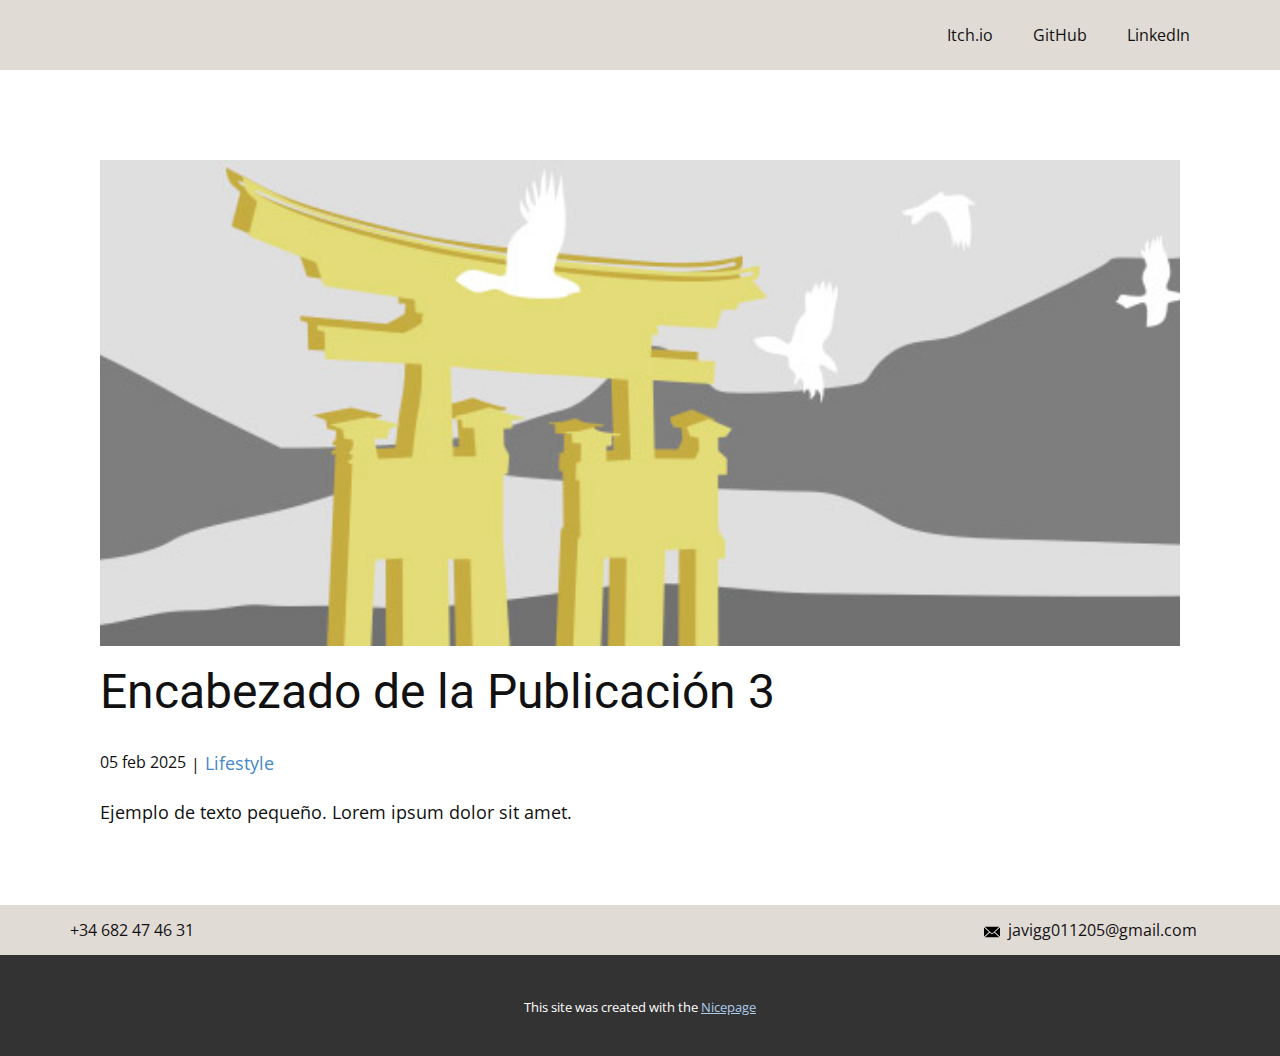
<file: blog/enviar-2.html>
<!DOCTYPE html>
<html style="font-size: 16px;" lang="es"><head>
    <meta name="viewport" content="width=device-width, initial-scale=1.0">
    <meta charset="utf-8">
    <meta name="keywords" content="Encabezado de la Publicación 1">
    <meta name="description" content="">
    <title>Encabezado de la Publicación 3</title>
    <link rel="stylesheet" href="../nicepage.css" media="screen">
<link rel="stylesheet" href="../Post-Template.css" media="screen">
    <script class="u-script" type="text/javascript" src="../jquery.js" defer=""></script>
    <script class="u-script" type="text/javascript" src="../nicepage.js" defer=""></script>
    <meta name="generator" content="Nicepage 7.4.4, nicepage.com">
    
    
    
    <link id="u-theme-google-font" rel="stylesheet" href="https://fonts.googleapis.com/css?family=Roboto:100,100i,300,300i,400,400i,500,500i,700,700i,900,900i|Open+Sans:300,300i,400,400i,500,500i,600,600i,700,700i,800,800i">
    <script type="application/ld+json">{
		"@context": "http://schema.org",
		"@type": "Organization",
		"name": ""
}</script>
    <meta name="theme-color" content="#478ac9">
  <meta data-intl-tel-input-cdn-path="intlTelInput/"></head>
  <body data-path-to-root="./" data-include-products="false" class="u-body u-xl-mode" data-lang="es"><header class="u-clearfix u-custom-color-2 u-header" id="header" data-animation-name="" data-animation-duration="0" data-animation-delay="0" data-animation-direction=""><div class="u-clearfix u-sheet u-valign-middle u-sheet-1">
        <nav class="u-menu u-menu-one-level u-offcanvas u-menu-1">
          <div class="menu-collapse" style="font-size: 1rem; letter-spacing: 0px;">
            <a class="u-button-style u-custom-left-right-menu-spacing u-custom-padding-bottom u-custom-top-bottom-menu-spacing u-hamburger-link u-nav-link u-text-active-palette-1-base u-text-hover-palette-2-base" href="#">
              <svg class="u-svg-link" viewBox="0 0 24 24"><use xlink:href="#menu-hamburger"></use></svg>
              <svg class="u-svg-content" version="1.1" id="menu-hamburger" viewBox="0 0 16 16" x="0px" y="0px" xmlns:xlink="http://www.w3.org/1999/xlink" xmlns="http://www.w3.org/2000/svg"><g><rect y="1" width="16" height="2"></rect><rect y="7" width="16" height="2"></rect><rect y="13" width="16" height="2"></rect>
</g></svg>
            </a>
          </div>
          <div class="u-custom-menu u-nav-container">
            <ul class="u-nav u-unstyled u-nav-1"><li class="u-nav-item"><a class="u-button-style u-nav-link u-text-active-palette-1-base u-text-hover-palette-2-base" href="https://javiergg14.itch.io" style="padding: 10px 20px;">Itch.io</a>
</li><li class="u-nav-item"><a class="u-button-style u-nav-link u-text-active-palette-1-base u-text-hover-palette-2-base" href="https://github.com/javiergg14" style="padding: 10px 20px;">GitHub</a>
</li><li class="u-nav-item"><a class="u-button-style u-nav-link u-text-active-palette-1-base u-text-hover-palette-2-base" href="https://www.linkedin.com/in/javier-g%C3%B3mez-gonz%C3%A1lez-98b409303" style="padding: 10px 20px;">LinkedIn</a>
</li></ul>
          </div>
          <div class="u-custom-menu u-nav-container-collapse">
            <div class="u-black u-container-style u-inner-container-layout u-opacity u-opacity-95 u-sidenav">
              <div class="u-inner-container-layout u-sidenav-overflow">
                <div class="u-menu-close"></div>
                <ul class="u-align-center u-nav u-popupmenu-items u-unstyled u-nav-2"><li class="u-nav-item"><a class="u-button-style u-nav-link" href="https://javiergg14.itch.io">Itch.io</a>
</li><li class="u-nav-item"><a class="u-button-style u-nav-link" href="https://github.com/javiergg14">GitHub</a>
</li><li class="u-nav-item"><a class="u-button-style u-nav-link" href="https://www.linkedin.com/in/javier-g%C3%B3mez-gonz%C3%A1lez-98b409303">LinkedIn</a>
</li></ul>
              </div>
            </div>
            <div class="u-black u-menu-overlay u-opacity u-opacity-70"></div>
          </div>
        </nav>
      </div></header>
    <section class="u-align-center u-clearfix u-container-align-center u-section-1" id="block-1">
      <div class="u-clearfix u-sheet u-valign-middle-md u-valign-middle-sm u-valign-middle-xs u-sheet-1"><!--post_details--><!--post_details_options_json--><!--{"source":""}--><!--/post_details_options_json--><!--blog_post-->
        <div class="u-container-style u-expanded-width u-post-details u-post-details-1">
          <div class="u-container-layout u-valign-middle u-container-layout-1"><!--blog_post_image-->
            <img alt="" class="u-blog-control u-expanded-width u-image u-image-default u-image-1" src="../images/8ad73f3c.jpeg"><!--/blog_post_image--><!--blog_post_header-->
            <h2 class="u-blog-control u-text u-text-1">Encabezado de la Publicación 3</h2><!--/blog_post_header--><!--blog_post_metadata-->
            <div class="u-blog-control u-metadata u-metadata-1"><!--blog_post_metadata_date-->
              <span class="u-meta-date u-meta-icon">05 feb 2025</span><!--/blog_post_metadata_date--><!--blog_post_metadata_category-->
              <span class="u-meta-category u-meta-icon"><a href="../blog/blog.html#/blog-1///3">Lifestyle</a></span><!--/blog_post_metadata_category--><!--blog_post_metadata_comments-->
              <!--/blog_post_metadata_comments-->
            </div><!--/blog_post_metadata--><!--blog_post_content-->
            <div class="u-align-justify u-blog-control u-post-content u-text u-text-2 fr-view">
  <p>Ejemplo de texto pequeño. Lorem ipsum dolor sit amet.</p>
  </div><!--/blog_post_content-->
          </div>
        </div><!--/blog_post--><!--/post_details-->
      </div>
    </section>
    
    
    
    <footer class="u-align-center u-clearfix u-container-align-center-lg u-container-align-center-md u-container-align-center-sm u-container-align-center-xl u-custom-color-2 u-footer u-footer" id="footer"><div class="u-clearfix u-sheet u-valign-middle-lg u-valign-middle-md u-valign-middle-sm u-valign-middle-xl u-sheet-1">
        <a href="../mailto:info@site.com" class="u-active-none u-btn u-btn-rectangle u-button-style u-hover-none u-none u-text-body-color u-btn-1">
          <span class="u-icon u-text-black"><svg class="u-svg-content" viewBox="0 0 24 16" x="0px" y="0px" style="width: 1em; height: 1em;"><path fill="currentColor" d="M23.8,1.1l-7.3,6.8l7.3,6.8c0.1-0.2,0.2-0.6,0.2-0.9V2C24,1.7,23.9,1.4,23.8,1.1z M21.8,0H2.2
	c-0.4,0-0.7,0.1-1,0.2L10.6,9c0.8,0.8,2.2,0.8,3,0l9.2-8.7C22.6,0.1,22.2,0,21.8,0z M0.2,1.1C0.1,1.4,0,1.7,0,2V14
	c0,0.3,0.1,0.6,0.2,0.9l7.3-6.8L0.2,1.1z M15.5,9l-1.1,1c-1.3,1.2-3.6,1.2-4.9,0l-1-1l-7.3,6.8c0.2,0.1,0.6,0.2,1,0.2H22
	c0.4,0,0.6-0.1,1-0.2L15.5,9z"></path></svg></span>&nbsp; javigg011205@gmail.com
        </a>
        <a href="" class="u-active-none u-btn u-btn-rectangle u-button-style u-hover-none u-none u-btn-2">+34 682 47 46 31 </a>
      </div></footer>
    <section class="u-backlink u-clearfix u-grey-80">
      <p class="u-text">
        <span>This site was created with the </span>
        <a class="u-link" href="https://nicepage.com/" target="_blank" rel="nofollow">
          <span>Nicepage</span>
        </a>
      </p>
    </section>
  
</body></html>
</file>
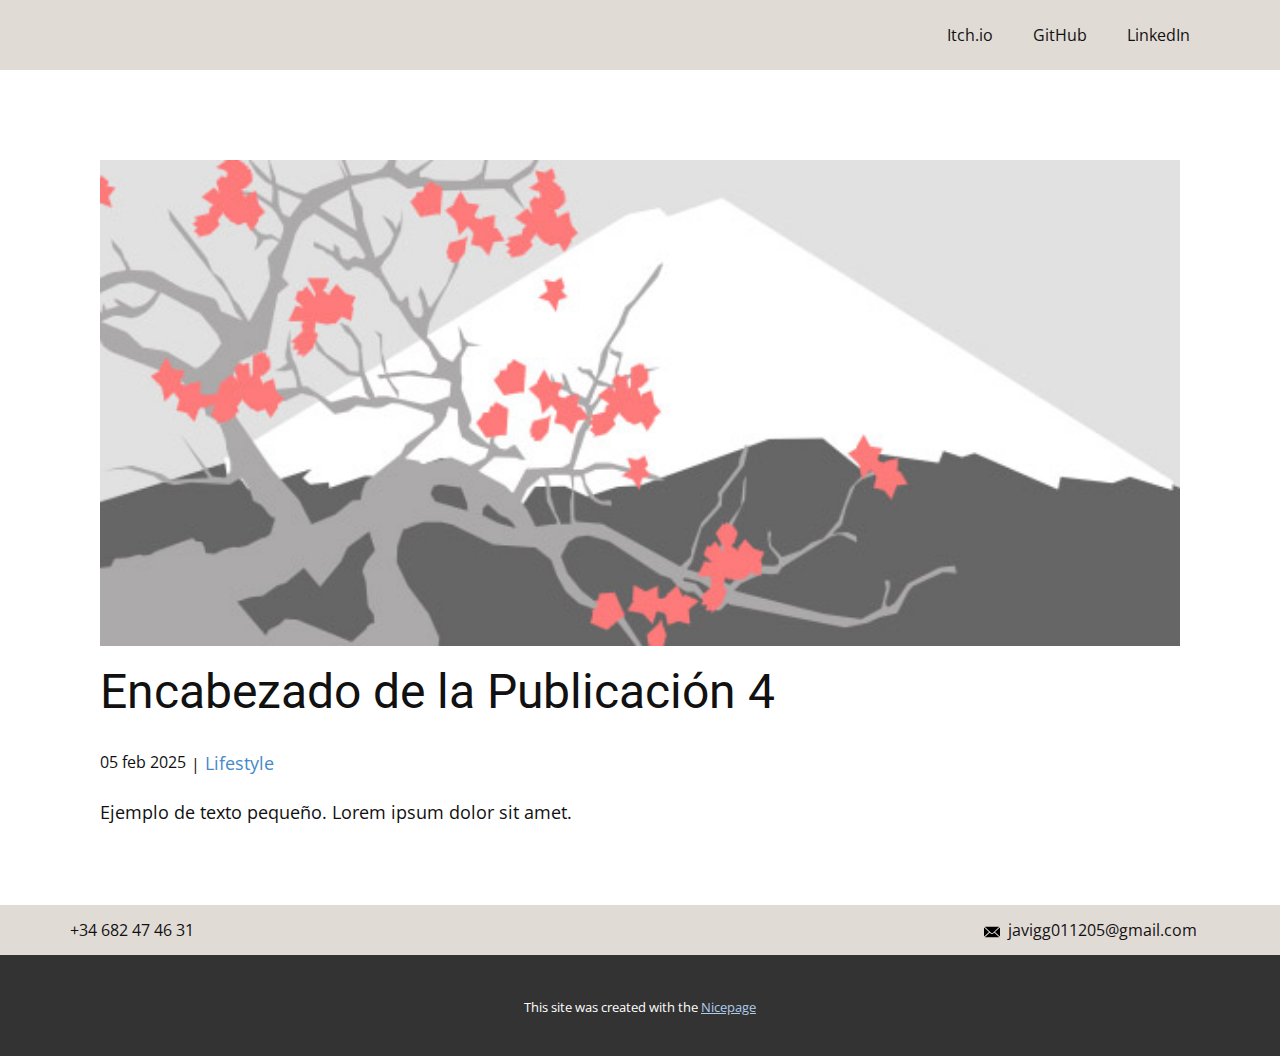
<file: blog/enviar-3.html>
<!DOCTYPE html>
<html style="font-size: 16px;" lang="es"><head>
    <meta name="viewport" content="width=device-width, initial-scale=1.0">
    <meta charset="utf-8">
    <meta name="keywords" content="Encabezado de la Publicación 1">
    <meta name="description" content="">
    <title>Encabezado de la Publicación 4</title>
    <link rel="stylesheet" href="../nicepage.css" media="screen">
<link rel="stylesheet" href="../Post-Template.css" media="screen">
    <script class="u-script" type="text/javascript" src="../jquery.js" defer=""></script>
    <script class="u-script" type="text/javascript" src="../nicepage.js" defer=""></script>
    <meta name="generator" content="Nicepage 7.4.4, nicepage.com">
    
    
    
    <link id="u-theme-google-font" rel="stylesheet" href="https://fonts.googleapis.com/css?family=Roboto:100,100i,300,300i,400,400i,500,500i,700,700i,900,900i|Open+Sans:300,300i,400,400i,500,500i,600,600i,700,700i,800,800i">
    <script type="application/ld+json">{
		"@context": "http://schema.org",
		"@type": "Organization",
		"name": ""
}</script>
    <meta name="theme-color" content="#478ac9">
  <meta data-intl-tel-input-cdn-path="intlTelInput/"></head>
  <body data-path-to-root="./" data-include-products="false" class="u-body u-xl-mode" data-lang="es"><header class="u-clearfix u-custom-color-2 u-header" id="header" data-animation-name="" data-animation-duration="0" data-animation-delay="0" data-animation-direction=""><div class="u-clearfix u-sheet u-valign-middle u-sheet-1">
        <nav class="u-menu u-menu-one-level u-offcanvas u-menu-1">
          <div class="menu-collapse" style="font-size: 1rem; letter-spacing: 0px;">
            <a class="u-button-style u-custom-left-right-menu-spacing u-custom-padding-bottom u-custom-top-bottom-menu-spacing u-hamburger-link u-nav-link u-text-active-palette-1-base u-text-hover-palette-2-base" href="#">
              <svg class="u-svg-link" viewBox="0 0 24 24"><use xlink:href="#menu-hamburger"></use></svg>
              <svg class="u-svg-content" version="1.1" id="menu-hamburger" viewBox="0 0 16 16" x="0px" y="0px" xmlns:xlink="http://www.w3.org/1999/xlink" xmlns="http://www.w3.org/2000/svg"><g><rect y="1" width="16" height="2"></rect><rect y="7" width="16" height="2"></rect><rect y="13" width="16" height="2"></rect>
</g></svg>
            </a>
          </div>
          <div class="u-custom-menu u-nav-container">
            <ul class="u-nav u-unstyled u-nav-1"><li class="u-nav-item"><a class="u-button-style u-nav-link u-text-active-palette-1-base u-text-hover-palette-2-base" href="https://javiergg14.itch.io" style="padding: 10px 20px;">Itch.io</a>
</li><li class="u-nav-item"><a class="u-button-style u-nav-link u-text-active-palette-1-base u-text-hover-palette-2-base" href="https://github.com/javiergg14" style="padding: 10px 20px;">GitHub</a>
</li><li class="u-nav-item"><a class="u-button-style u-nav-link u-text-active-palette-1-base u-text-hover-palette-2-base" href="https://www.linkedin.com/in/javier-g%C3%B3mez-gonz%C3%A1lez-98b409303" style="padding: 10px 20px;">LinkedIn</a>
</li></ul>
          </div>
          <div class="u-custom-menu u-nav-container-collapse">
            <div class="u-black u-container-style u-inner-container-layout u-opacity u-opacity-95 u-sidenav">
              <div class="u-inner-container-layout u-sidenav-overflow">
                <div class="u-menu-close"></div>
                <ul class="u-align-center u-nav u-popupmenu-items u-unstyled u-nav-2"><li class="u-nav-item"><a class="u-button-style u-nav-link" href="https://javiergg14.itch.io">Itch.io</a>
</li><li class="u-nav-item"><a class="u-button-style u-nav-link" href="https://github.com/javiergg14">GitHub</a>
</li><li class="u-nav-item"><a class="u-button-style u-nav-link" href="https://www.linkedin.com/in/javier-g%C3%B3mez-gonz%C3%A1lez-98b409303">LinkedIn</a>
</li></ul>
              </div>
            </div>
            <div class="u-black u-menu-overlay u-opacity u-opacity-70"></div>
          </div>
        </nav>
      </div></header>
    <section class="u-align-center u-clearfix u-container-align-center u-section-1" id="block-1">
      <div class="u-clearfix u-sheet u-valign-middle-md u-valign-middle-sm u-valign-middle-xs u-sheet-1"><!--post_details--><!--post_details_options_json--><!--{"source":""}--><!--/post_details_options_json--><!--blog_post-->
        <div class="u-container-style u-expanded-width u-post-details u-post-details-1">
          <div class="u-container-layout u-valign-middle u-container-layout-1"><!--blog_post_image-->
            <img alt="" class="u-blog-control u-expanded-width u-image u-image-default u-image-1" src="../images/0fd3416c.jpeg"><!--/blog_post_image--><!--blog_post_header-->
            <h2 class="u-blog-control u-text u-text-1">Encabezado de la Publicación 4</h2><!--/blog_post_header--><!--blog_post_metadata-->
            <div class="u-blog-control u-metadata u-metadata-1"><!--blog_post_metadata_date-->
              <span class="u-meta-date u-meta-icon">05 feb 2025</span><!--/blog_post_metadata_date--><!--blog_post_metadata_category-->
              <span class="u-meta-category u-meta-icon"><a href="../blog/blog.html#/blog-1///3">Lifestyle</a></span><!--/blog_post_metadata_category--><!--blog_post_metadata_comments-->
              <!--/blog_post_metadata_comments-->
            </div><!--/blog_post_metadata--><!--blog_post_content-->
            <div class="u-align-justify u-blog-control u-post-content u-text u-text-2 fr-view">
  <p>Ejemplo de texto pequeño. Lorem ipsum dolor sit amet.</p>
  </div><!--/blog_post_content-->
          </div>
        </div><!--/blog_post--><!--/post_details-->
      </div>
    </section>
    
    
    
    <footer class="u-align-center u-clearfix u-container-align-center-lg u-container-align-center-md u-container-align-center-sm u-container-align-center-xl u-custom-color-2 u-footer u-footer" id="footer"><div class="u-clearfix u-sheet u-valign-middle-lg u-valign-middle-md u-valign-middle-sm u-valign-middle-xl u-sheet-1">
        <a href="../mailto:info@site.com" class="u-active-none u-btn u-btn-rectangle u-button-style u-hover-none u-none u-text-body-color u-btn-1">
          <span class="u-icon u-text-black"><svg class="u-svg-content" viewBox="0 0 24 16" x="0px" y="0px" style="width: 1em; height: 1em;"><path fill="currentColor" d="M23.8,1.1l-7.3,6.8l7.3,6.8c0.1-0.2,0.2-0.6,0.2-0.9V2C24,1.7,23.9,1.4,23.8,1.1z M21.8,0H2.2
	c-0.4,0-0.7,0.1-1,0.2L10.6,9c0.8,0.8,2.2,0.8,3,0l9.2-8.7C22.6,0.1,22.2,0,21.8,0z M0.2,1.1C0.1,1.4,0,1.7,0,2V14
	c0,0.3,0.1,0.6,0.2,0.9l7.3-6.8L0.2,1.1z M15.5,9l-1.1,1c-1.3,1.2-3.6,1.2-4.9,0l-1-1l-7.3,6.8c0.2,0.1,0.6,0.2,1,0.2H22
	c0.4,0,0.6-0.1,1-0.2L15.5,9z"></path></svg></span>&nbsp; javigg011205@gmail.com
        </a>
        <a href="" class="u-active-none u-btn u-btn-rectangle u-button-style u-hover-none u-none u-btn-2">+34 682 47 46 31 </a>
      </div></footer>
    <section class="u-backlink u-clearfix u-grey-80">
      <p class="u-text">
        <span>This site was created with the </span>
        <a class="u-link" href="https://nicepage.com/" target="_blank" rel="nofollow">
          <span>Nicepage</span>
        </a>
      </p>
    </section>
  
</body></html>
</file>
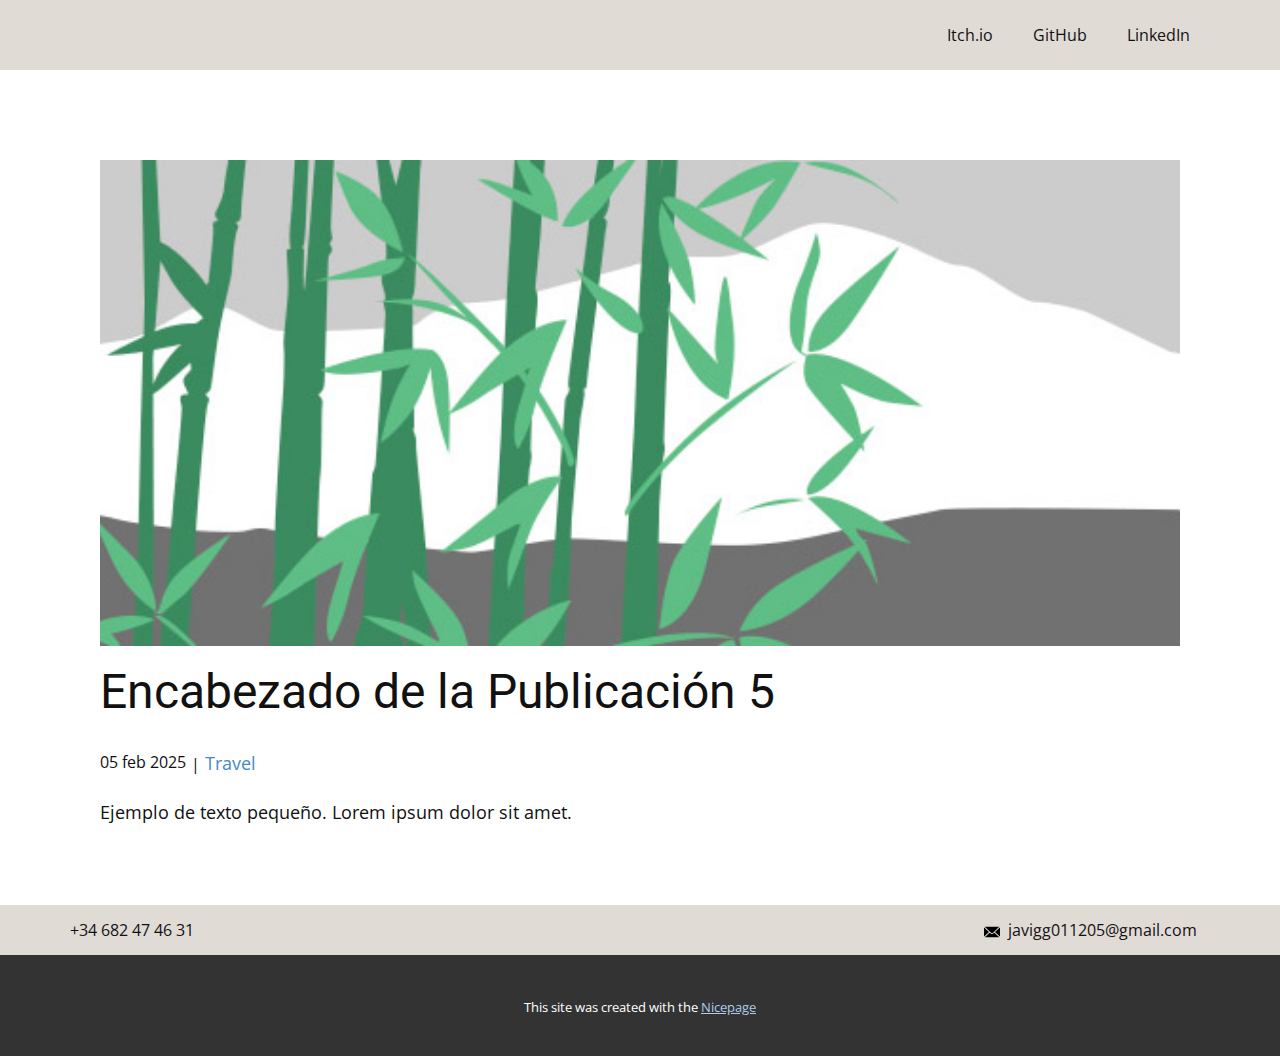
<file: blog/enviar-4.html>
<!DOCTYPE html>
<html style="font-size: 16px;" lang="es"><head>
    <meta name="viewport" content="width=device-width, initial-scale=1.0">
    <meta charset="utf-8">
    <meta name="keywords" content="Encabezado de la Publicación 1">
    <meta name="description" content="">
    <title>Encabezado de la Publicación 5</title>
    <link rel="stylesheet" href="../nicepage.css" media="screen">
<link rel="stylesheet" href="../Post-Template.css" media="screen">
    <script class="u-script" type="text/javascript" src="../jquery.js" defer=""></script>
    <script class="u-script" type="text/javascript" src="../nicepage.js" defer=""></script>
    <meta name="generator" content="Nicepage 7.4.4, nicepage.com">
    
    
    
    <link id="u-theme-google-font" rel="stylesheet" href="https://fonts.googleapis.com/css?family=Roboto:100,100i,300,300i,400,400i,500,500i,700,700i,900,900i|Open+Sans:300,300i,400,400i,500,500i,600,600i,700,700i,800,800i">
    <script type="application/ld+json">{
		"@context": "http://schema.org",
		"@type": "Organization",
		"name": ""
}</script>
    <meta name="theme-color" content="#478ac9">
  <meta data-intl-tel-input-cdn-path="intlTelInput/"></head>
  <body data-path-to-root="./" data-include-products="false" class="u-body u-xl-mode" data-lang="es"><header class="u-clearfix u-custom-color-2 u-header" id="header" data-animation-name="" data-animation-duration="0" data-animation-delay="0" data-animation-direction=""><div class="u-clearfix u-sheet u-valign-middle u-sheet-1">
        <nav class="u-menu u-menu-one-level u-offcanvas u-menu-1">
          <div class="menu-collapse" style="font-size: 1rem; letter-spacing: 0px;">
            <a class="u-button-style u-custom-left-right-menu-spacing u-custom-padding-bottom u-custom-top-bottom-menu-spacing u-hamburger-link u-nav-link u-text-active-palette-1-base u-text-hover-palette-2-base" href="#">
              <svg class="u-svg-link" viewBox="0 0 24 24"><use xlink:href="#menu-hamburger"></use></svg>
              <svg class="u-svg-content" version="1.1" id="menu-hamburger" viewBox="0 0 16 16" x="0px" y="0px" xmlns:xlink="http://www.w3.org/1999/xlink" xmlns="http://www.w3.org/2000/svg"><g><rect y="1" width="16" height="2"></rect><rect y="7" width="16" height="2"></rect><rect y="13" width="16" height="2"></rect>
</g></svg>
            </a>
          </div>
          <div class="u-custom-menu u-nav-container">
            <ul class="u-nav u-unstyled u-nav-1"><li class="u-nav-item"><a class="u-button-style u-nav-link u-text-active-palette-1-base u-text-hover-palette-2-base" href="https://javiergg14.itch.io" style="padding: 10px 20px;">Itch.io</a>
</li><li class="u-nav-item"><a class="u-button-style u-nav-link u-text-active-palette-1-base u-text-hover-palette-2-base" href="https://github.com/javiergg14" style="padding: 10px 20px;">GitHub</a>
</li><li class="u-nav-item"><a class="u-button-style u-nav-link u-text-active-palette-1-base u-text-hover-palette-2-base" href="https://www.linkedin.com/in/javier-g%C3%B3mez-gonz%C3%A1lez-98b409303" style="padding: 10px 20px;">LinkedIn</a>
</li></ul>
          </div>
          <div class="u-custom-menu u-nav-container-collapse">
            <div class="u-black u-container-style u-inner-container-layout u-opacity u-opacity-95 u-sidenav">
              <div class="u-inner-container-layout u-sidenav-overflow">
                <div class="u-menu-close"></div>
                <ul class="u-align-center u-nav u-popupmenu-items u-unstyled u-nav-2"><li class="u-nav-item"><a class="u-button-style u-nav-link" href="https://javiergg14.itch.io">Itch.io</a>
</li><li class="u-nav-item"><a class="u-button-style u-nav-link" href="https://github.com/javiergg14">GitHub</a>
</li><li class="u-nav-item"><a class="u-button-style u-nav-link" href="https://www.linkedin.com/in/javier-g%C3%B3mez-gonz%C3%A1lez-98b409303">LinkedIn</a>
</li></ul>
              </div>
            </div>
            <div class="u-black u-menu-overlay u-opacity u-opacity-70"></div>
          </div>
        </nav>
      </div></header>
    <section class="u-align-center u-clearfix u-container-align-center u-section-1" id="block-1">
      <div class="u-clearfix u-sheet u-valign-middle-md u-valign-middle-sm u-valign-middle-xs u-sheet-1"><!--post_details--><!--post_details_options_json--><!--{"source":""}--><!--/post_details_options_json--><!--blog_post-->
        <div class="u-container-style u-expanded-width u-post-details u-post-details-1">
          <div class="u-container-layout u-valign-middle u-container-layout-1"><!--blog_post_image-->
            <img alt="" class="u-blog-control u-expanded-width u-image u-image-default u-image-1" src="../images/68f64b9d.jpeg"><!--/blog_post_image--><!--blog_post_header-->
            <h2 class="u-blog-control u-text u-text-1">Encabezado de la Publicación 5</h2><!--/blog_post_header--><!--blog_post_metadata-->
            <div class="u-blog-control u-metadata u-metadata-1"><!--blog_post_metadata_date-->
              <span class="u-meta-date u-meta-icon">05 feb 2025</span><!--/blog_post_metadata_date--><!--blog_post_metadata_category-->
              <span class="u-meta-category u-meta-icon"><a href="../blog/blog.html#/blog-1///2">Travel</a></span><!--/blog_post_metadata_category--><!--blog_post_metadata_comments-->
              <!--/blog_post_metadata_comments-->
            </div><!--/blog_post_metadata--><!--blog_post_content-->
            <div class="u-align-justify u-blog-control u-post-content u-text u-text-2 fr-view">
  <p>Ejemplo de texto pequeño. Lorem ipsum dolor sit amet.</p>
  </div><!--/blog_post_content-->
          </div>
        </div><!--/blog_post--><!--/post_details-->
      </div>
    </section>
    
    
    
    <footer class="u-align-center u-clearfix u-container-align-center-lg u-container-align-center-md u-container-align-center-sm u-container-align-center-xl u-custom-color-2 u-footer u-footer" id="footer"><div class="u-clearfix u-sheet u-valign-middle-lg u-valign-middle-md u-valign-middle-sm u-valign-middle-xl u-sheet-1">
        <a href="../mailto:info@site.com" class="u-active-none u-btn u-btn-rectangle u-button-style u-hover-none u-none u-text-body-color u-btn-1">
          <span class="u-icon u-text-black"><svg class="u-svg-content" viewBox="0 0 24 16" x="0px" y="0px" style="width: 1em; height: 1em;"><path fill="currentColor" d="M23.8,1.1l-7.3,6.8l7.3,6.8c0.1-0.2,0.2-0.6,0.2-0.9V2C24,1.7,23.9,1.4,23.8,1.1z M21.8,0H2.2
	c-0.4,0-0.7,0.1-1,0.2L10.6,9c0.8,0.8,2.2,0.8,3,0l9.2-8.7C22.6,0.1,22.2,0,21.8,0z M0.2,1.1C0.1,1.4,0,1.7,0,2V14
	c0,0.3,0.1,0.6,0.2,0.9l7.3-6.8L0.2,1.1z M15.5,9l-1.1,1c-1.3,1.2-3.6,1.2-4.9,0l-1-1l-7.3,6.8c0.2,0.1,0.6,0.2,1,0.2H22
	c0.4,0,0.6-0.1,1-0.2L15.5,9z"></path></svg></span>&nbsp; javigg011205@gmail.com
        </a>
        <a href="" class="u-active-none u-btn u-btn-rectangle u-button-style u-hover-none u-none u-btn-2">+34 682 47 46 31 </a>
      </div></footer>
    <section class="u-backlink u-clearfix u-grey-80">
      <p class="u-text">
        <span>This site was created with the </span>
        <a class="u-link" href="https://nicepage.com/" target="_blank" rel="nofollow">
          <span>Nicepage</span>
        </a>
      </p>
    </section>
  
</body></html>
</file>
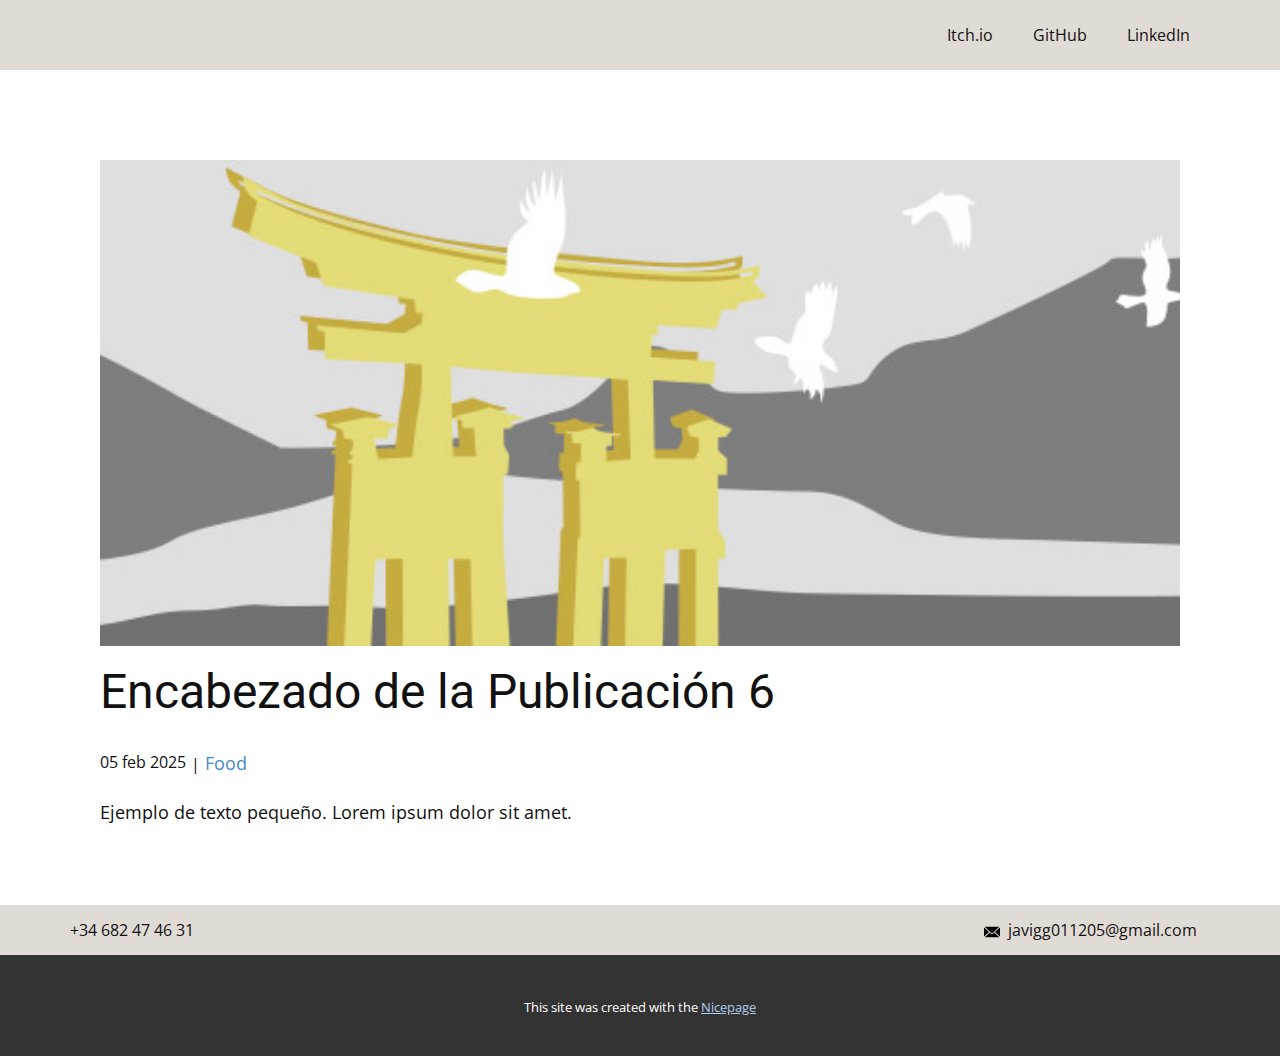
<file: blog/enviar-5.html>
<!DOCTYPE html>
<html style="font-size: 16px;" lang="es"><head>
    <meta name="viewport" content="width=device-width, initial-scale=1.0">
    <meta charset="utf-8">
    <meta name="keywords" content="Encabezado de la Publicación 1">
    <meta name="description" content="">
    <title>Encabezado de la Publicación 6</title>
    <link rel="stylesheet" href="../nicepage.css" media="screen">
<link rel="stylesheet" href="../Post-Template.css" media="screen">
    <script class="u-script" type="text/javascript" src="../jquery.js" defer=""></script>
    <script class="u-script" type="text/javascript" src="../nicepage.js" defer=""></script>
    <meta name="generator" content="Nicepage 7.4.4, nicepage.com">
    
    
    
    <link id="u-theme-google-font" rel="stylesheet" href="https://fonts.googleapis.com/css?family=Roboto:100,100i,300,300i,400,400i,500,500i,700,700i,900,900i|Open+Sans:300,300i,400,400i,500,500i,600,600i,700,700i,800,800i">
    <script type="application/ld+json">{
		"@context": "http://schema.org",
		"@type": "Organization",
		"name": ""
}</script>
    <meta name="theme-color" content="#478ac9">
  <meta data-intl-tel-input-cdn-path="intlTelInput/"></head>
  <body data-path-to-root="./" data-include-products="false" class="u-body u-xl-mode" data-lang="es"><header class="u-clearfix u-custom-color-2 u-header" id="header" data-animation-name="" data-animation-duration="0" data-animation-delay="0" data-animation-direction=""><div class="u-clearfix u-sheet u-valign-middle u-sheet-1">
        <nav class="u-menu u-menu-one-level u-offcanvas u-menu-1">
          <div class="menu-collapse" style="font-size: 1rem; letter-spacing: 0px;">
            <a class="u-button-style u-custom-left-right-menu-spacing u-custom-padding-bottom u-custom-top-bottom-menu-spacing u-hamburger-link u-nav-link u-text-active-palette-1-base u-text-hover-palette-2-base" href="#">
              <svg class="u-svg-link" viewBox="0 0 24 24"><use xlink:href="#menu-hamburger"></use></svg>
              <svg class="u-svg-content" version="1.1" id="menu-hamburger" viewBox="0 0 16 16" x="0px" y="0px" xmlns:xlink="http://www.w3.org/1999/xlink" xmlns="http://www.w3.org/2000/svg"><g><rect y="1" width="16" height="2"></rect><rect y="7" width="16" height="2"></rect><rect y="13" width="16" height="2"></rect>
</g></svg>
            </a>
          </div>
          <div class="u-custom-menu u-nav-container">
            <ul class="u-nav u-unstyled u-nav-1"><li class="u-nav-item"><a class="u-button-style u-nav-link u-text-active-palette-1-base u-text-hover-palette-2-base" href="https://javiergg14.itch.io" style="padding: 10px 20px;">Itch.io</a>
</li><li class="u-nav-item"><a class="u-button-style u-nav-link u-text-active-palette-1-base u-text-hover-palette-2-base" href="https://github.com/javiergg14" style="padding: 10px 20px;">GitHub</a>
</li><li class="u-nav-item"><a class="u-button-style u-nav-link u-text-active-palette-1-base u-text-hover-palette-2-base" href="https://www.linkedin.com/in/javier-g%C3%B3mez-gonz%C3%A1lez-98b409303" style="padding: 10px 20px;">LinkedIn</a>
</li></ul>
          </div>
          <div class="u-custom-menu u-nav-container-collapse">
            <div class="u-black u-container-style u-inner-container-layout u-opacity u-opacity-95 u-sidenav">
              <div class="u-inner-container-layout u-sidenav-overflow">
                <div class="u-menu-close"></div>
                <ul class="u-align-center u-nav u-popupmenu-items u-unstyled u-nav-2"><li class="u-nav-item"><a class="u-button-style u-nav-link" href="https://javiergg14.itch.io">Itch.io</a>
</li><li class="u-nav-item"><a class="u-button-style u-nav-link" href="https://github.com/javiergg14">GitHub</a>
</li><li class="u-nav-item"><a class="u-button-style u-nav-link" href="https://www.linkedin.com/in/javier-g%C3%B3mez-gonz%C3%A1lez-98b409303">LinkedIn</a>
</li></ul>
              </div>
            </div>
            <div class="u-black u-menu-overlay u-opacity u-opacity-70"></div>
          </div>
        </nav>
      </div></header>
    <section class="u-align-center u-clearfix u-container-align-center u-section-1" id="block-1">
      <div class="u-clearfix u-sheet u-valign-middle-md u-valign-middle-sm u-valign-middle-xs u-sheet-1"><!--post_details--><!--post_details_options_json--><!--{"source":""}--><!--/post_details_options_json--><!--blog_post-->
        <div class="u-container-style u-expanded-width u-post-details u-post-details-1">
          <div class="u-container-layout u-valign-middle u-container-layout-1"><!--blog_post_image-->
            <img alt="" class="u-blog-control u-expanded-width u-image u-image-default u-image-1" src="../images/8ad73f3c.jpeg"><!--/blog_post_image--><!--blog_post_header-->
            <h2 class="u-blog-control u-text u-text-1">Encabezado de la Publicación 6</h2><!--/blog_post_header--><!--blog_post_metadata-->
            <div class="u-blog-control u-metadata u-metadata-1"><!--blog_post_metadata_date-->
              <span class="u-meta-date u-meta-icon">05 feb 2025</span><!--/blog_post_metadata_date--><!--blog_post_metadata_category-->
              <span class="u-meta-category u-meta-icon"><a href="../blog/blog.html#/blog-1///1">Food</a></span><!--/blog_post_metadata_category--><!--blog_post_metadata_comments-->
              <!--/blog_post_metadata_comments-->
            </div><!--/blog_post_metadata--><!--blog_post_content-->
            <div class="u-align-justify u-blog-control u-post-content u-text u-text-2 fr-view">
  <p>Ejemplo de texto pequeño. Lorem ipsum dolor sit amet.</p>
  </div><!--/blog_post_content-->
          </div>
        </div><!--/blog_post--><!--/post_details-->
      </div>
    </section>
    
    
    
    <footer class="u-align-center u-clearfix u-container-align-center-lg u-container-align-center-md u-container-align-center-sm u-container-align-center-xl u-custom-color-2 u-footer u-footer" id="footer"><div class="u-clearfix u-sheet u-valign-middle-lg u-valign-middle-md u-valign-middle-sm u-valign-middle-xl u-sheet-1">
        <a href="../mailto:info@site.com" class="u-active-none u-btn u-btn-rectangle u-button-style u-hover-none u-none u-text-body-color u-btn-1">
          <span class="u-icon u-text-black"><svg class="u-svg-content" viewBox="0 0 24 16" x="0px" y="0px" style="width: 1em; height: 1em;"><path fill="currentColor" d="M23.8,1.1l-7.3,6.8l7.3,6.8c0.1-0.2,0.2-0.6,0.2-0.9V2C24,1.7,23.9,1.4,23.8,1.1z M21.8,0H2.2
	c-0.4,0-0.7,0.1-1,0.2L10.6,9c0.8,0.8,2.2,0.8,3,0l9.2-8.7C22.6,0.1,22.2,0,21.8,0z M0.2,1.1C0.1,1.4,0,1.7,0,2V14
	c0,0.3,0.1,0.6,0.2,0.9l7.3-6.8L0.2,1.1z M15.5,9l-1.1,1c-1.3,1.2-3.6,1.2-4.9,0l-1-1l-7.3,6.8c0.2,0.1,0.6,0.2,1,0.2H22
	c0.4,0,0.6-0.1,1-0.2L15.5,9z"></path></svg></span>&nbsp; javigg011205@gmail.com
        </a>
        <a href="" class="u-active-none u-btn u-btn-rectangle u-button-style u-hover-none u-none u-btn-2">+34 682 47 46 31 </a>
      </div></footer>
    <section class="u-backlink u-clearfix u-grey-80">
      <p class="u-text">
        <span>This site was created with the </span>
        <a class="u-link" href="https://nicepage.com/" target="_blank" rel="nofollow">
          <span>Nicepage</span>
        </a>
      </p>
    </section>
  
</body></html>
</file>
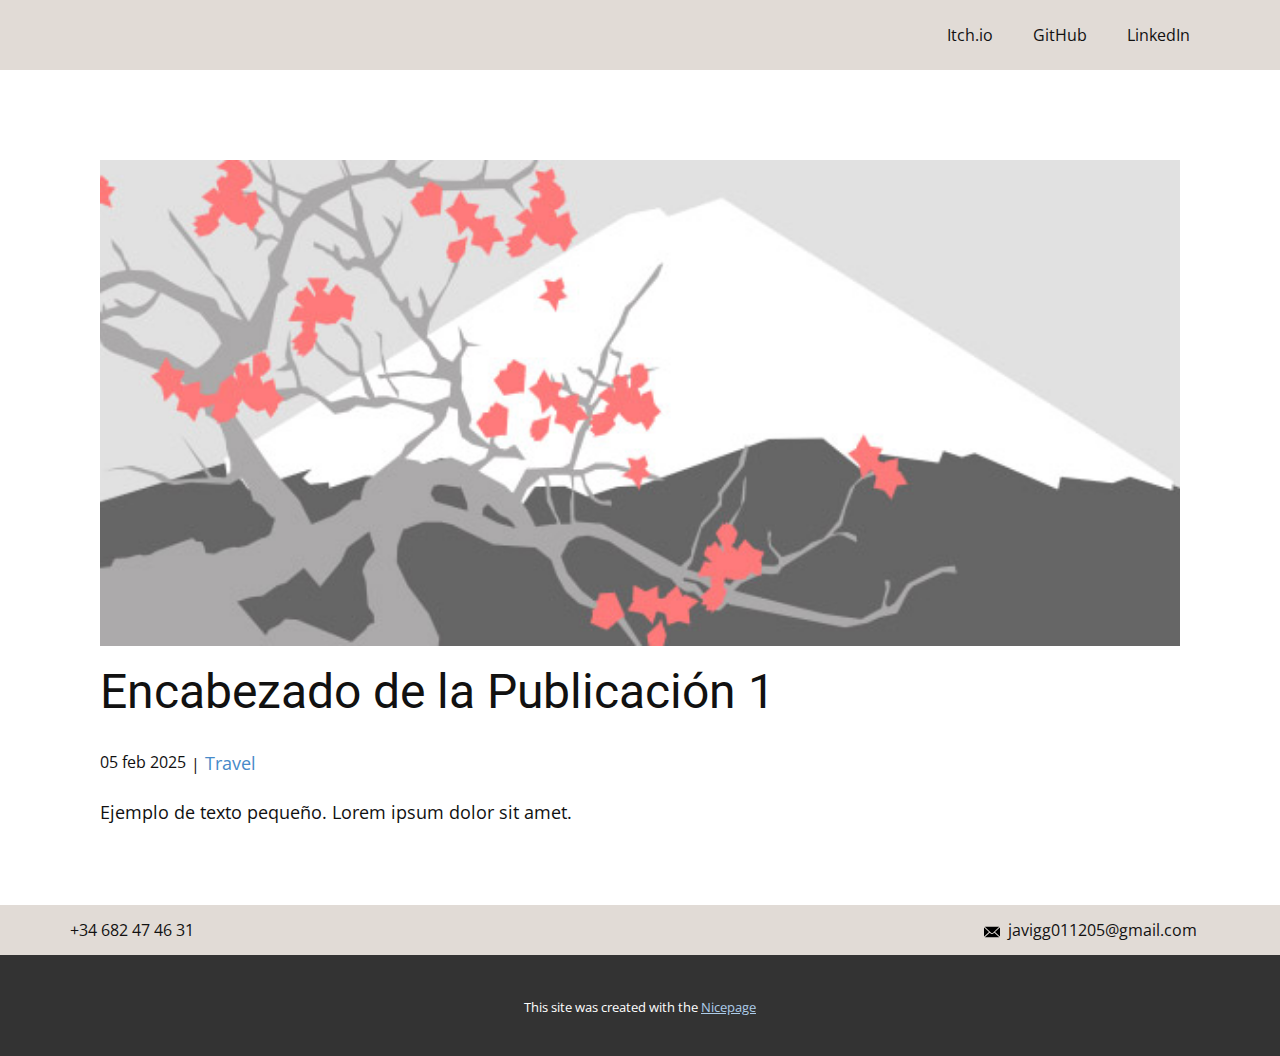
<file: blog/enviar.html>
<!DOCTYPE html>
<html style="font-size: 16px;" lang="es"><head>
    <meta name="viewport" content="width=device-width, initial-scale=1.0">
    <meta charset="utf-8">
    <meta name="keywords" content="Encabezado de la Publicación 1">
    <meta name="description" content="">
    <title>Encabezado de la Publicación 1</title>
    <link rel="stylesheet" href="../nicepage.css" media="screen">
<link rel="stylesheet" href="../Post-Template.css" media="screen">
    <script class="u-script" type="text/javascript" src="../jquery.js" defer=""></script>
    <script class="u-script" type="text/javascript" src="../nicepage.js" defer=""></script>
    <meta name="generator" content="Nicepage 7.4.4, nicepage.com">
    
    
    
    <link id="u-theme-google-font" rel="stylesheet" href="https://fonts.googleapis.com/css?family=Roboto:100,100i,300,300i,400,400i,500,500i,700,700i,900,900i|Open+Sans:300,300i,400,400i,500,500i,600,600i,700,700i,800,800i">
    <script type="application/ld+json">{
		"@context": "http://schema.org",
		"@type": "Organization",
		"name": ""
}</script>
    <meta name="theme-color" content="#478ac9">
  <meta data-intl-tel-input-cdn-path="intlTelInput/"></head>
  <body data-path-to-root="./" data-include-products="false" class="u-body u-xl-mode" data-lang="es"><header class="u-clearfix u-custom-color-2 u-header" id="header" data-animation-name="" data-animation-duration="0" data-animation-delay="0" data-animation-direction=""><div class="u-clearfix u-sheet u-valign-middle u-sheet-1">
        <nav class="u-menu u-menu-one-level u-offcanvas u-menu-1">
          <div class="menu-collapse" style="font-size: 1rem; letter-spacing: 0px;">
            <a class="u-button-style u-custom-left-right-menu-spacing u-custom-padding-bottom u-custom-top-bottom-menu-spacing u-hamburger-link u-nav-link u-text-active-palette-1-base u-text-hover-palette-2-base" href="#">
              <svg class="u-svg-link" viewBox="0 0 24 24"><use xlink:href="#menu-hamburger"></use></svg>
              <svg class="u-svg-content" version="1.1" id="menu-hamburger" viewBox="0 0 16 16" x="0px" y="0px" xmlns:xlink="http://www.w3.org/1999/xlink" xmlns="http://www.w3.org/2000/svg"><g><rect y="1" width="16" height="2"></rect><rect y="7" width="16" height="2"></rect><rect y="13" width="16" height="2"></rect>
</g></svg>
            </a>
          </div>
          <div class="u-custom-menu u-nav-container">
            <ul class="u-nav u-unstyled u-nav-1"><li class="u-nav-item"><a class="u-button-style u-nav-link u-text-active-palette-1-base u-text-hover-palette-2-base" href="https://javiergg14.itch.io" style="padding: 10px 20px;">Itch.io</a>
</li><li class="u-nav-item"><a class="u-button-style u-nav-link u-text-active-palette-1-base u-text-hover-palette-2-base" href="https://github.com/javiergg14" style="padding: 10px 20px;">GitHub</a>
</li><li class="u-nav-item"><a class="u-button-style u-nav-link u-text-active-palette-1-base u-text-hover-palette-2-base" href="https://www.linkedin.com/in/javier-g%C3%B3mez-gonz%C3%A1lez-98b409303" style="padding: 10px 20px;">LinkedIn</a>
</li></ul>
          </div>
          <div class="u-custom-menu u-nav-container-collapse">
            <div class="u-black u-container-style u-inner-container-layout u-opacity u-opacity-95 u-sidenav">
              <div class="u-inner-container-layout u-sidenav-overflow">
                <div class="u-menu-close"></div>
                <ul class="u-align-center u-nav u-popupmenu-items u-unstyled u-nav-2"><li class="u-nav-item"><a class="u-button-style u-nav-link" href="https://javiergg14.itch.io">Itch.io</a>
</li><li class="u-nav-item"><a class="u-button-style u-nav-link" href="https://github.com/javiergg14">GitHub</a>
</li><li class="u-nav-item"><a class="u-button-style u-nav-link" href="https://www.linkedin.com/in/javier-g%C3%B3mez-gonz%C3%A1lez-98b409303">LinkedIn</a>
</li></ul>
              </div>
            </div>
            <div class="u-black u-menu-overlay u-opacity u-opacity-70"></div>
          </div>
        </nav>
      </div></header>
    <section class="u-align-center u-clearfix u-container-align-center u-section-1" id="block-1">
      <div class="u-clearfix u-sheet u-valign-middle-md u-valign-middle-sm u-valign-middle-xs u-sheet-1"><!--post_details--><!--post_details_options_json--><!--{"source":""}--><!--/post_details_options_json--><!--blog_post-->
        <div class="u-container-style u-expanded-width u-post-details u-post-details-1">
          <div class="u-container-layout u-valign-middle u-container-layout-1"><!--blog_post_image-->
            <img alt="" class="u-blog-control u-expanded-width u-image u-image-default u-image-1" src="../images/0fd3416c.jpeg"><!--/blog_post_image--><!--blog_post_header-->
            <h2 class="u-blog-control u-text u-text-1">Encabezado de la Publicación 1</h2><!--/blog_post_header--><!--blog_post_metadata-->
            <div class="u-blog-control u-metadata u-metadata-1"><!--blog_post_metadata_date-->
              <span class="u-meta-date u-meta-icon">05 feb 2025</span><!--/blog_post_metadata_date--><!--blog_post_metadata_category-->
              <span class="u-meta-category u-meta-icon"><a href="../blog/blog.html#/blog-1///2">Travel</a></span><!--/blog_post_metadata_category--><!--blog_post_metadata_comments-->
              <!--/blog_post_metadata_comments-->
            </div><!--/blog_post_metadata--><!--blog_post_content-->
            <div class="u-align-justify u-blog-control u-post-content u-text u-text-2 fr-view">
  <p>Ejemplo de texto pequeño. Lorem ipsum dolor sit amet.</p>
  </div><!--/blog_post_content-->
          </div>
        </div><!--/blog_post--><!--/post_details-->
      </div>
    </section>
    
    
    
    <footer class="u-align-center u-clearfix u-container-align-center-lg u-container-align-center-md u-container-align-center-sm u-container-align-center-xl u-custom-color-2 u-footer u-footer" id="footer"><div class="u-clearfix u-sheet u-valign-middle-lg u-valign-middle-md u-valign-middle-sm u-valign-middle-xl u-sheet-1">
        <a href="../mailto:info@site.com" class="u-active-none u-btn u-btn-rectangle u-button-style u-hover-none u-none u-text-body-color u-btn-1">
          <span class="u-icon u-text-black"><svg class="u-svg-content" viewBox="0 0 24 16" x="0px" y="0px" style="width: 1em; height: 1em;"><path fill="currentColor" d="M23.8,1.1l-7.3,6.8l7.3,6.8c0.1-0.2,0.2-0.6,0.2-0.9V2C24,1.7,23.9,1.4,23.8,1.1z M21.8,0H2.2
	c-0.4,0-0.7,0.1-1,0.2L10.6,9c0.8,0.8,2.2,0.8,3,0l9.2-8.7C22.6,0.1,22.2,0,21.8,0z M0.2,1.1C0.1,1.4,0,1.7,0,2V14
	c0,0.3,0.1,0.6,0.2,0.9l7.3-6.8L0.2,1.1z M15.5,9l-1.1,1c-1.3,1.2-3.6,1.2-4.9,0l-1-1l-7.3,6.8c0.2,0.1,0.6,0.2,1,0.2H22
	c0.4,0,0.6-0.1,1-0.2L15.5,9z"></path></svg></span>&nbsp; javigg011205@gmail.com
        </a>
        <a href="" class="u-active-none u-btn u-btn-rectangle u-button-style u-hover-none u-none u-btn-2">+34 682 47 46 31 </a>
      </div></footer>
    <section class="u-backlink u-clearfix u-grey-80">
      <p class="u-text">
        <span>This site was created with the </span>
        <a class="u-link" href="https://nicepage.com/" target="_blank" rel="nofollow">
          <span>Nicepage</span>
        </a>
      </p>
    </section>
  
</body></html>
</file>
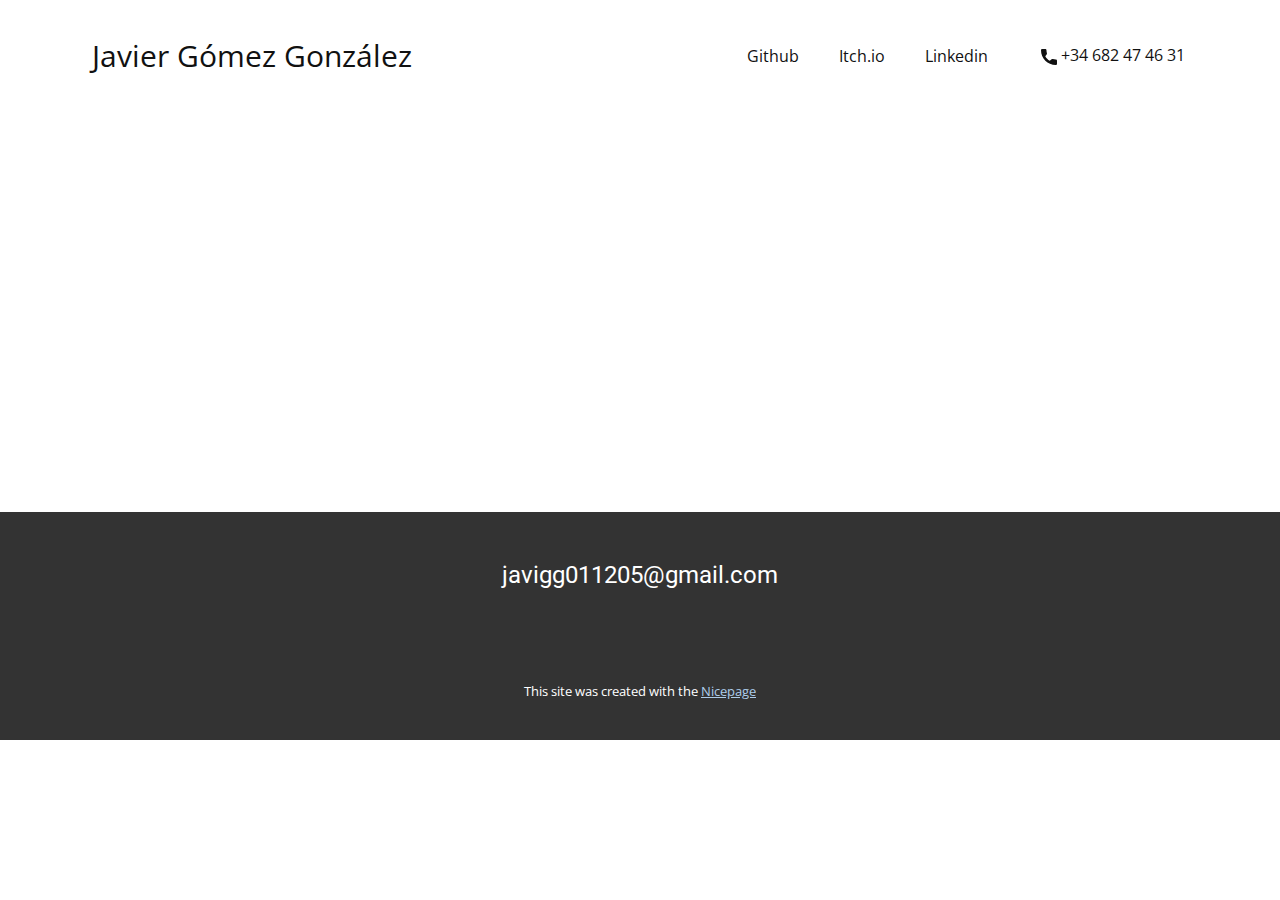
<file: Site1/Acerca-de.html>
<!DOCTYPE html>
<html style="font-size: 16px;" lang="es"><head>
    <meta name="viewport" content="width=device-width, initial-scale=1.0">
    <meta charset="utf-8">
    <meta name="keywords" content="">
    <meta name="description" content="">
    <title>Acerca de</title>
    <link rel="stylesheet" href="nicepage.css" media="screen">
<link rel="stylesheet" href="Acerca-de.css" media="screen">
    <script class="u-script" type="text/javascript" src="jquery.js" defer=""></script>
    <script class="u-script" type="text/javascript" src="nicepage.js" defer=""></script>
    <meta name="generator" content="Nicepage 7.3.1, nicepage.com">
    
    
    
    <link id="u-theme-google-font" rel="stylesheet" href="https://fonts.googleapis.com/css?family=Roboto:100,100i,300,300i,400,400i,500,500i,700,700i,900,900i|Open+Sans:300,300i,400,400i,500,500i,600,600i,700,700i,800,800i">
    <script type="application/ld+json">{
		"@context": "http://schema.org",
		"@type": "Organization",
		"name": ""
}</script>
    <meta name="theme-color" content="#478ac9">
    <meta property="og:title" content="Acerca de">
    <meta property="og:type" content="website">
  <meta data-intl-tel-input-cdn-path="intlTelInput/"></head>
  <body data-path-to-root="./" data-include-products="false" class="u-body u-xl-mode" data-lang="es"><header class="u-clearfix u-header u-header" id="header"><div class="u-clearfix u-sheet u-valign-middle u-sheet-1">
        <p class="u-text u-text-default u-text-1">Javier Gómez González</p>
        <nav class="u-menu u-menu-one-level u-offcanvas u-menu-1">
          <div class="menu-collapse" style="font-size: 1rem; letter-spacing: 0px;">
            <a class="u-button-style u-custom-left-right-menu-spacing u-custom-padding-bottom u-custom-top-bottom-menu-spacing u-hamburger-link u-nav-link u-text-active-palette-1-base u-text-hover-palette-2-base" href="#">
              <svg class="u-svg-link" viewBox="0 0 24 24"><use xlink:href="#menu-hamburger"></use></svg>
              <svg class="u-svg-content" version="1.1" id="menu-hamburger" viewBox="0 0 16 16" x="0px" y="0px" xmlns:xlink="http://www.w3.org/1999/xlink" xmlns="http://www.w3.org/2000/svg"><g><rect y="1" width="16" height="2"></rect><rect y="7" width="16" height="2"></rect><rect y="13" width="16" height="2"></rect>
</g></svg>
            </a>
          </div>
          <div class="u-custom-menu u-nav-container">
            <ul class="u-nav u-unstyled u-nav-1"><li class="u-nav-item"><a class="u-button-style u-nav-link u-text-active-palette-1-base u-text-hover-palette-2-base" href="https://github.com/javiergg14" style="padding: 10px 20px;">Github</a>
</li><li class="u-nav-item"><a class="u-button-style u-nav-link u-text-active-palette-1-base u-text-hover-palette-2-base" href="https://javiergg14.itch.io" style="padding: 10px 20px;">Itch.io</a>
</li><li class="u-nav-item"><a class="u-button-style u-nav-link u-text-active-palette-1-base u-text-hover-palette-2-base" href="https://www.linkedin.com/in/javier-g%C3%B3mez-gonz%C3%A1lez-98b409303" style="padding: 10px 20px;">Linkedin</a>
</li></ul>
          </div>
          <div class="u-custom-menu u-nav-container-collapse">
            <div class="u-black u-container-style u-inner-container-layout u-opacity u-opacity-95 u-sidenav">
              <div class="u-inner-container-layout u-sidenav-overflow">
                <div class="u-menu-close"></div>
                <ul class="u-align-center u-nav u-popupmenu-items u-unstyled u-nav-2"><li class="u-nav-item"><a class="u-button-style u-nav-link" href="https://github.com/javiergg14">Github</a>
</li><li class="u-nav-item"><a class="u-button-style u-nav-link" href="https://javiergg14.itch.io">Itch.io</a>
</li><li class="u-nav-item"><a class="u-button-style u-nav-link" href="https://www.linkedin.com/in/javier-g%C3%B3mez-gonz%C3%A1lez-98b409303">Linkedin</a>
</li></ul>
              </div>
            </div>
            <div class="u-black u-menu-overlay u-opacity u-opacity-70"></div>
          </div>
        </nav>
        <a href="" class="u-active-none u-btn u-btn-rectangle u-button-style u-hover-none u-none u-btn-1">
          <span class="u-icon"><svg class="u-svg-content" viewBox="0 0 405.333 405.333" x="0px" y="0px" style="width: 1em; height: 1em;"><path d="M373.333,266.88c-25.003,0-49.493-3.904-72.704-11.563c-11.328-3.904-24.192-0.896-31.637,6.699l-46.016,34.752    c-52.8-28.181-86.592-61.952-114.389-114.368l33.813-44.928c8.512-8.512,11.563-20.971,7.915-32.64    C142.592,81.472,138.667,56.96,138.667,32c0-17.643-14.357-32-32-32H32C14.357,0,0,14.357,0,32    c0,205.845,167.488,373.333,373.333,373.333c17.643,0,32-14.357,32-32V298.88C405.333,281.237,390.976,266.88,373.333,266.88z"></path></svg></span>&nbsp;+34 682 47 46 31
        </a>
      </div></header>
    <section class="u-clearfix u-section-1" id="block-1">
      <div class="u-clearfix u-sheet u-sheet-1"></div>
    </section>
    
    
    
    <footer class="u-align-center u-clearfix u-container-align-center u-footer u-grey-80 u-footer" id="footer"><div class="u-clearfix u-sheet u-valign-middle u-sheet-1">
        <h4 class="u-text u-text-1">javigg011205@gmail.com</h4>
      </div></footer>
    <section class="u-backlink u-clearfix u-grey-80">
      <p class="u-text">
        <span>This site was created with the </span>
        <a class="u-link" href="https://nicepage.com/" target="_blank" rel="nofollow">
          <span>Nicepage</span>
        </a>
      </p>
    </section>
  
</body></html>
</file>
